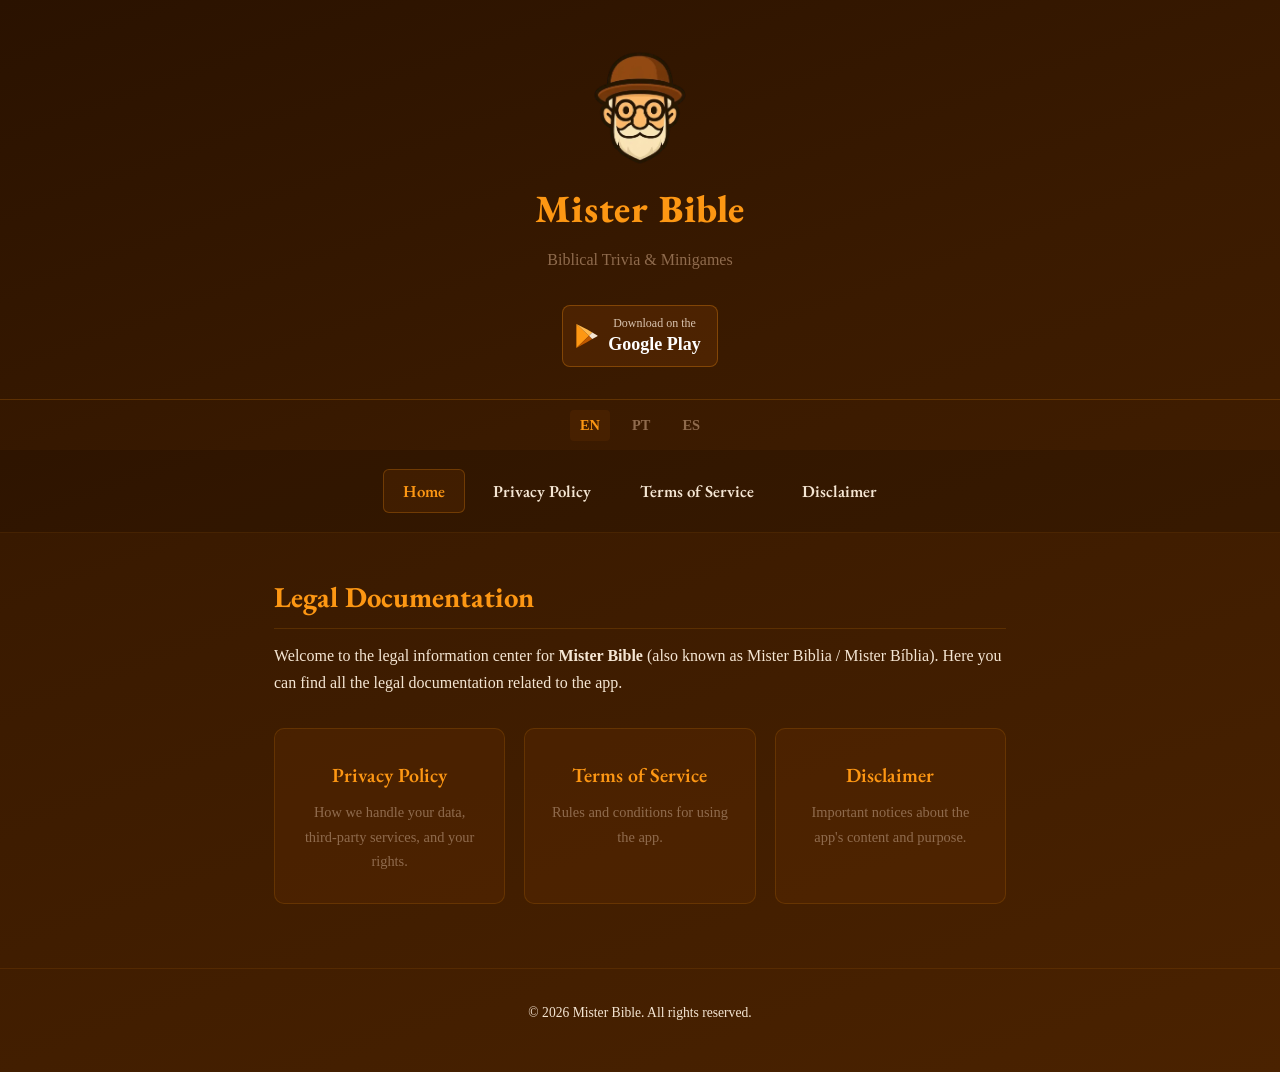
<file: index.html>
<!DOCTYPE html>
<html lang="en">

<head>
  <meta charset="UTF-8">
  <meta name="viewport" content="width=device-width, initial-scale=1.0">
  <title>Mister Bible — Legal Center</title>
  <link rel="stylesheet" href="style.css">
  <link rel="icon" href="assets/logo.webp">
</head>

<body>
  <header>
    <img src="assets/logo.webp" alt="Mister Bible">
    <h1>Mister Bible</h1>
    <p>Biblical Trivia &amp; Minigames</p>
    <!-- Google Play button -->
    <a href="https://play.google.com/store/apps/details?id=com.ldsoulza.misterbiblia" target="_blank"
      class="market-btn google-btn" role="button">
      <span class="market-button-subtitle">Download on the</span>
      <span class="market-button-title">Google Play</span>
    </a>
  </header>
  <div class="lang-switcher">
    <a href="index.html" class="active-lang">EN</a>
    <a href="pt/index.html">PT</a>
    <a href="es/index.html">ES</a>
  </div>
  <nav>
    <a href="index.html" class="active">Home</a>
    <a href="privacy-policy.html">Privacy Policy</a>
    <a href="terms-of-service.html">Terms of Service</a>
    <a href="disclaimer.html">Disclaimer</a>
  </nav>
  <main>
    <h2>Legal Documentation</h2>
    <p>Welcome to the legal information center for <strong>Mister Bible</strong> (also known as Mister Biblia / Mister
      Bíblia). Here you can find all the legal documentation related to the app.</p>

    <div class="card-grid">
      <a href="privacy-policy.html" class="card">
        <h3>Privacy Policy</h3>
        <p>How we handle your data, third-party services, and your rights.</p>
      </a>
      <a href="terms-of-service.html" class="card">
        <h3>Terms of Service</h3>
        <p>Rules and conditions for using the app.</p>
      </a>
      <a href="disclaimer.html" class="card">
        <h3>Disclaimer</h3>
        <p>Important notices about the app's content and purpose.</p>
      </a>
    </div>
  </main>
  <footer>
    <p>&copy; 2026 Mister Bible. All rights reserved.</p>
  </footer>
</body>

</html>
</file>
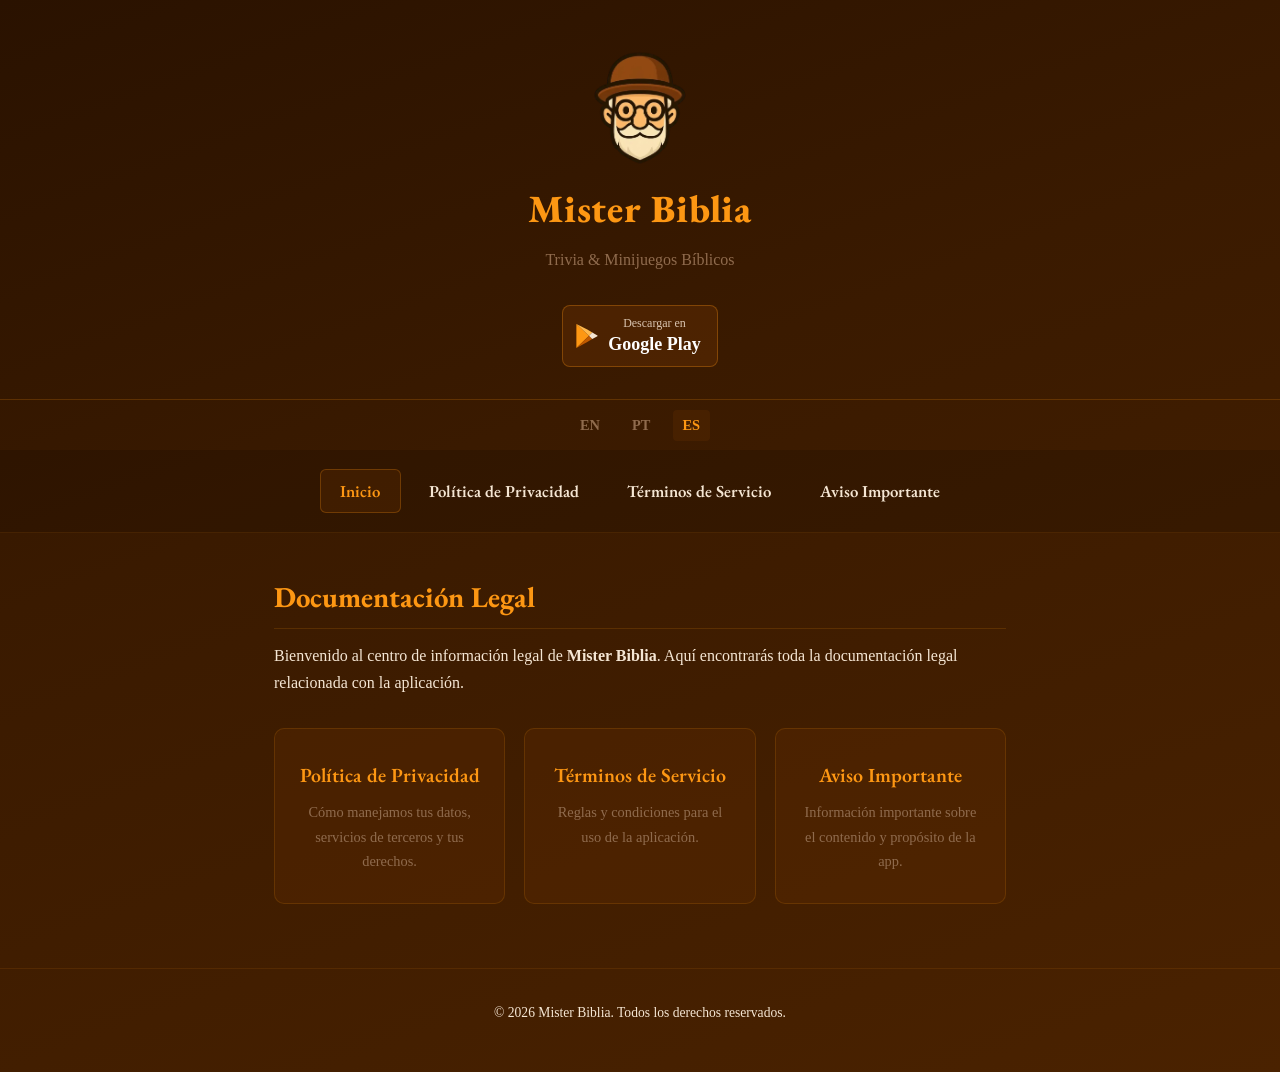
<file: es/index.html>
<!DOCTYPE html>
<html lang="es">

<head>
  <meta charset="UTF-8">
  <meta name="viewport" content="width=device-width, initial-scale=1.0">
  <title>Mister Biblia — Centro Legal</title>
  <link rel="stylesheet" href="../style.css">
  <link rel="icon" href="../assets/logo.webp">
</head>

<body>
  <header>
    <img src="../assets/logo.webp" alt="Mister Biblia">
    <h1>Mister Biblia</h1>
    <p>Trivia &amp; Minijuegos Bíblicos</p>
    <a href="https://play.google.com/store/apps/details?id=com.ldsoulza.misterbiblia" target="_blank"
      class="market-btn google-btn" role="button">
      <span class="market-button-subtitle">Descargar en</span>
      <span class="market-button-title">Google Play</span>
    </a>
  </header>
  <div class="lang-switcher">
    <a href="../index.html">EN</a>
    <a href="../pt/index.html">PT</a>
    <a href="index.html" class="active-lang">ES</a>
  </div>
  <nav>
    <a href="index.html" class="active">Inicio</a>
    <a href="privacy-policy.html">Política de Privacidad</a>
    <a href="terms-of-service.html">Términos de Servicio</a>
    <a href="disclaimer.html">Aviso Importante</a>
  </nav>
  <main>
    <h2>Documentación Legal</h2>
    <p>Bienvenido al centro de información legal de <strong>Mister Biblia</strong>. Aquí encontrarás toda la
      documentación legal relacionada con la aplicación.</p>

    <div class="card-grid">
      <a href="privacy-policy.html" class="card">
        <h3>Política de Privacidad</h3>
        <p>Cómo manejamos tus datos, servicios de terceros y tus derechos.</p>
      </a>
      <a href="terms-of-service.html" class="card">
        <h3>Términos de Servicio</h3>
        <p>Reglas y condiciones para el uso de la aplicación.</p>
      </a>
      <a href="disclaimer.html" class="card">
        <h3>Aviso Importante</h3>
        <p>Información importante sobre el contenido y propósito de la app.</p>
      </a>
    </div>
  </main>
  <footer>
    <p>&copy; 2026 Mister Biblia. Todos los derechos reservados.</p>
  </footer>
</body>

</html>
</file>
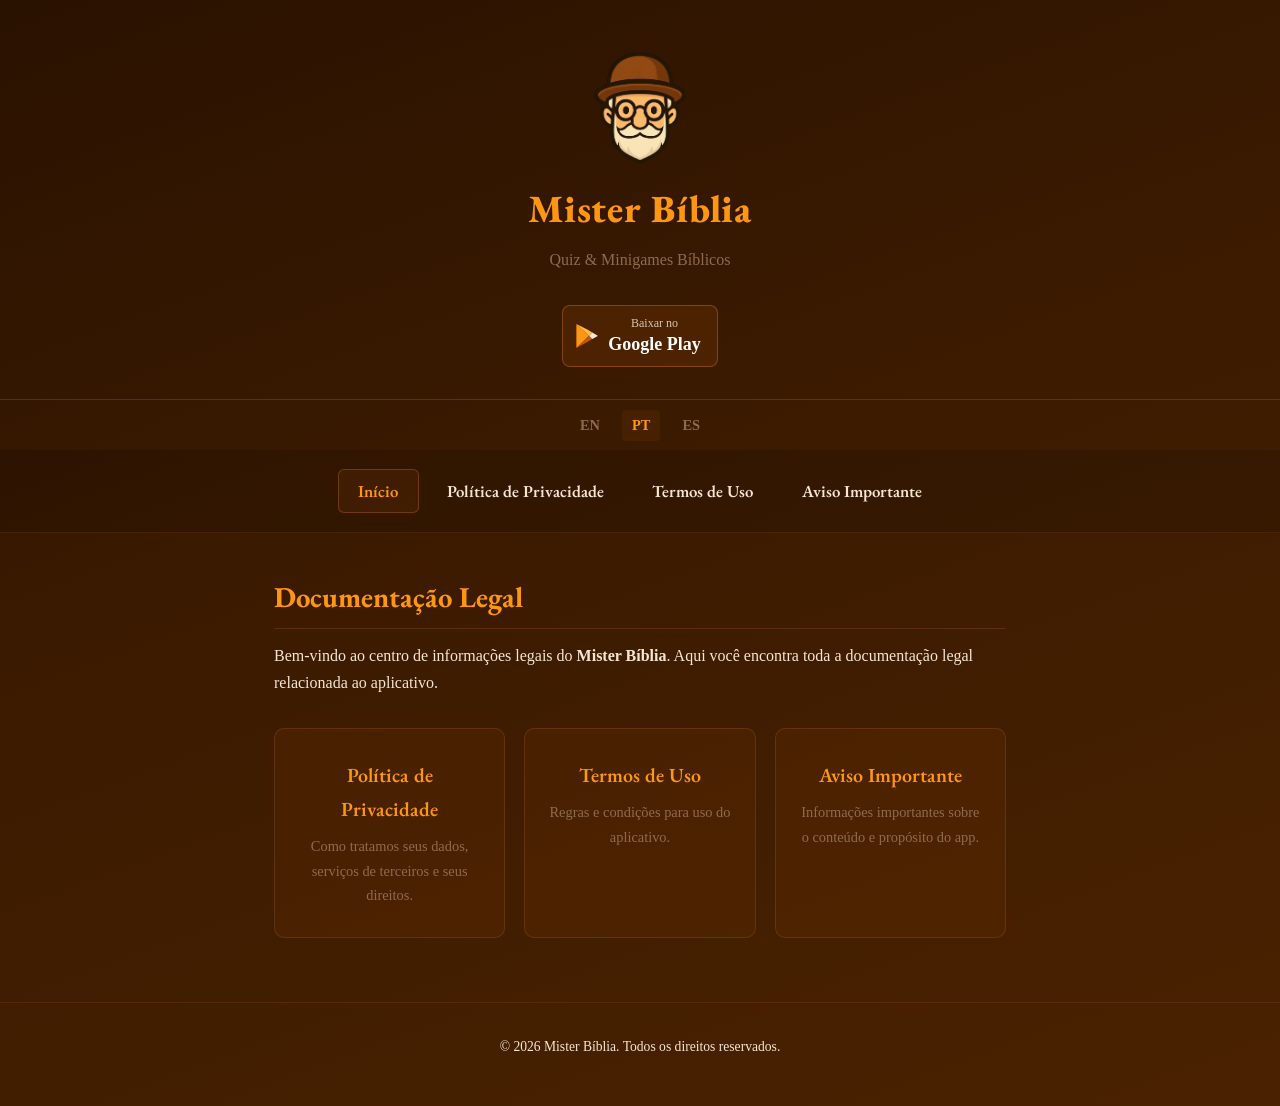
<file: pt/index.html>
<!DOCTYPE html>
<html lang="pt-BR">

<head>
  <meta charset="UTF-8">
  <meta name="viewport" content="width=device-width, initial-scale=1.0">
  <title>Mister Bíblia — Central Legal</title>
  <link rel="stylesheet" href="../style.css">
  <link rel="icon" href="../assets/logo.webp">
</head>

<body>
  <header>
    <img src="../assets/logo.webp" alt="Mister Bíblia">
    <h1>Mister Bíblia</h1>
    <p>Quiz &amp; Minigames Bíblicos</p>
    <a href="https://play.google.com/store/apps/details?id=com.ldsoulza.misterbiblia" target="_blank"
      class="market-btn google-btn" role="button">
      <span class="market-button-subtitle">Baixar no</span>
      <span class="market-button-title">Google Play</span>
    </a>
  </header>
  <div class="lang-switcher">
    <a href="../index.html">EN</a>
    <a href="index.html" class="active-lang">PT</a>
    <a href="../es/index.html">ES</a>
  </div>
  <nav>
    <a href="index.html" class="active">Início</a>
    <a href="privacy-policy.html">Política de Privacidade</a>
    <a href="terms-of-service.html">Termos de Uso</a>
    <a href="disclaimer.html">Aviso Importante</a>
  </nav>
  <main>
    <h2>Documentação Legal</h2>
    <p>Bem-vindo ao centro de informações legais do <strong>Mister Bíblia</strong>. Aqui você encontra toda a
      documentação legal relacionada ao aplicativo.</p>

    <div class="card-grid">
      <a href="privacy-policy.html" class="card">
        <h3>Política de Privacidade</h3>
        <p>Como tratamos seus dados, serviços de terceiros e seus direitos.</p>
      </a>
      <a href="terms-of-service.html" class="card">
        <h3>Termos de Uso</h3>
        <p>Regras e condições para uso do aplicativo.</p>
      </a>
      <a href="disclaimer.html" class="card">
        <h3>Aviso Importante</h3>
        <p>Informações importantes sobre o conteúdo e propósito do app.</p>
      </a>
    </div>
  </main>
  <footer>
    <p>&copy; 2026 Mister Bíblia. Todos os direitos reservados.</p>
  </footer>
</body>

</html>
</file>
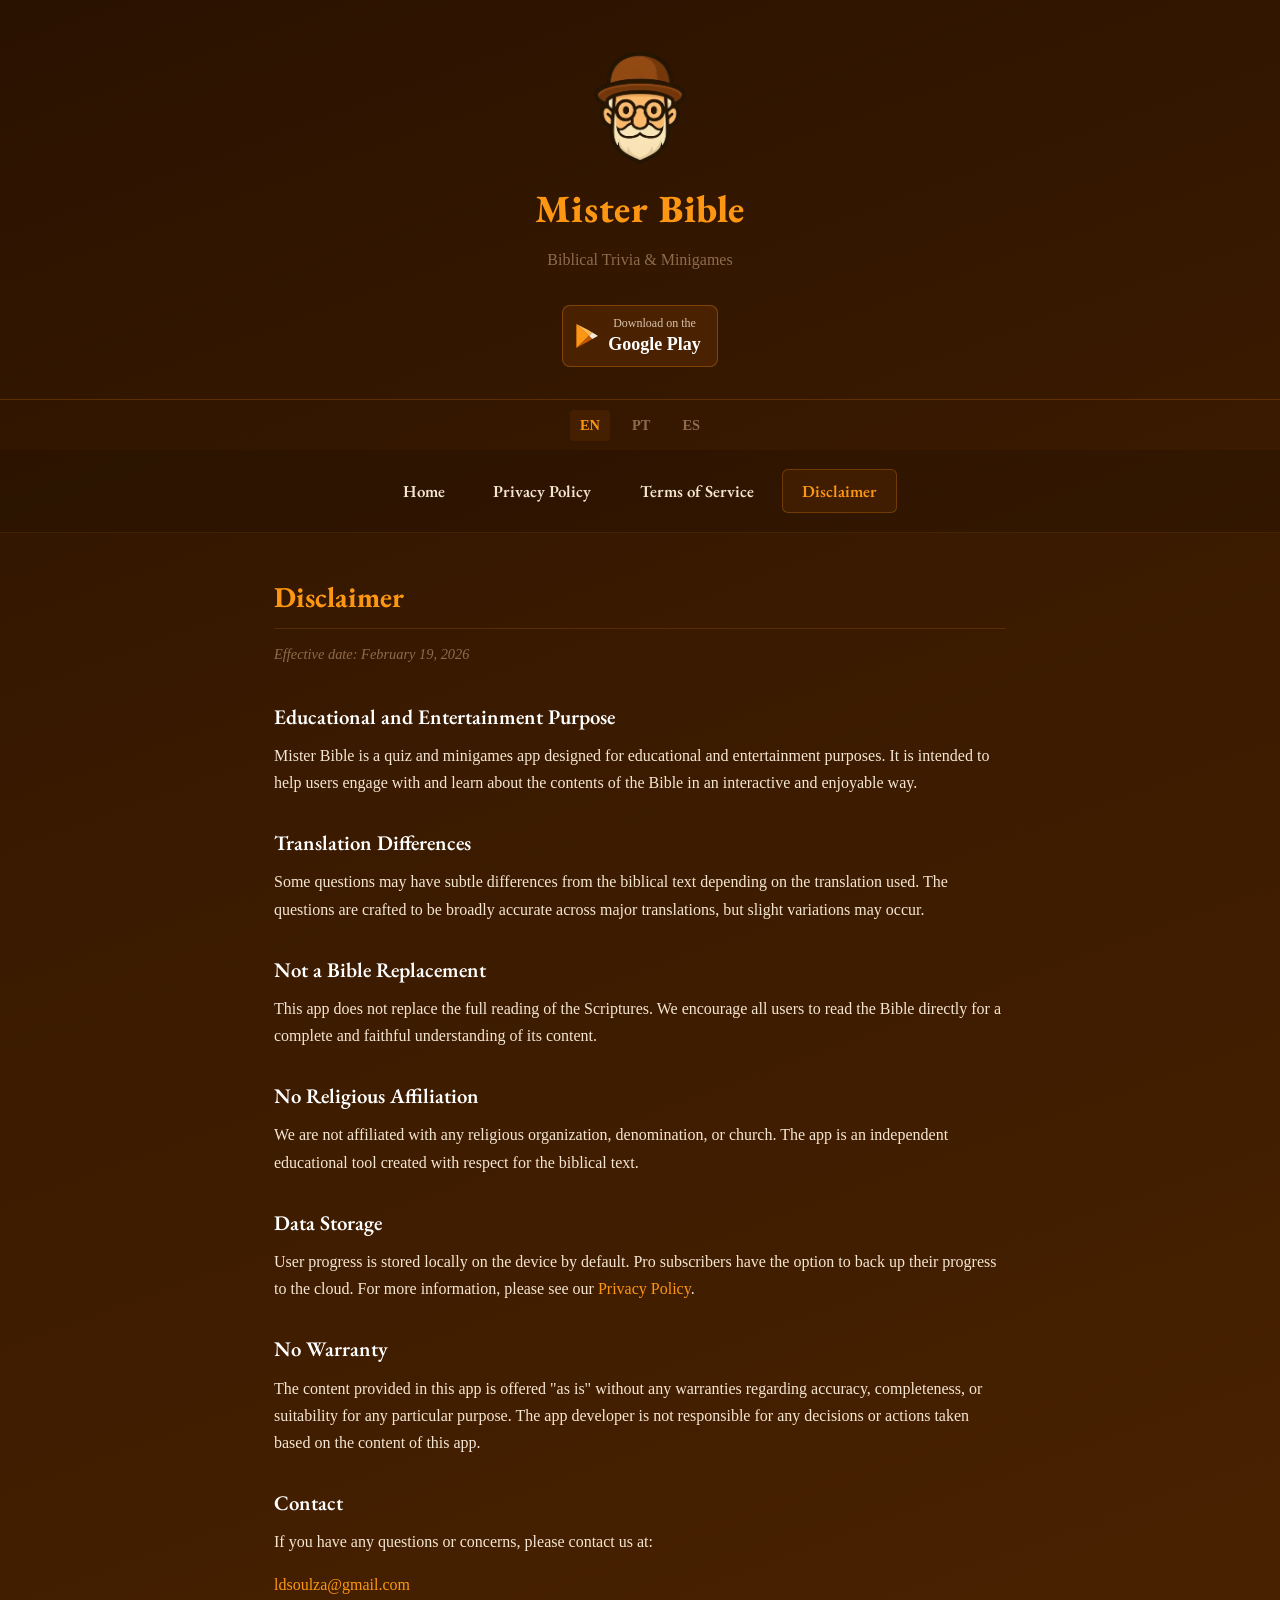
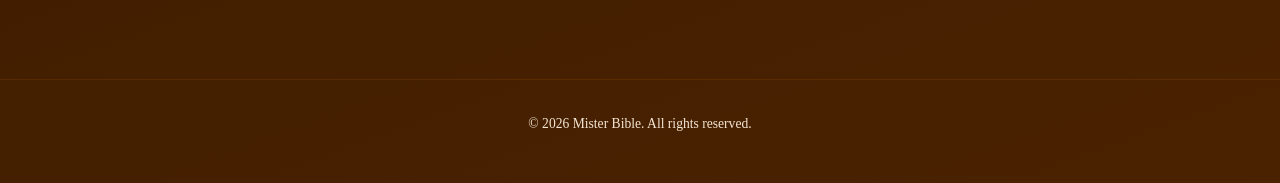
<file: disclaimer.html>
<!DOCTYPE html>
<html lang="en">

<head>
  <meta charset="UTF-8">
  <meta name="viewport" content="width=device-width, initial-scale=1.0">
  <title>Disclaimer — Mister Bible</title>
  <link rel="stylesheet" href="style.css">
  <link rel="icon" href="assets/logo.webp">
</head>

<body>
  <header>
    <img src="assets/logo.webp" alt="Mister Bible">
    <h1>Mister Bible</h1>
    <p>Biblical Trivia &amp; Minigames</p>
    <a href="https://play.google.com/store/apps/details?id=com.ldsoulza.misterbiblia" target="_blank"
      class="market-btn google-btn" role="button">
      <span class="market-button-subtitle">Download on the</span>
      <span class="market-button-title">Google Play</span>
    </a>
  </header>
  <div class="lang-switcher">
    <a href="disclaimer.html" class="active-lang">EN</a>
    <a href="pt/disclaimer.html">PT</a>
    <a href="es/disclaimer.html">ES</a>
  </div>
  <nav>
    <a href="index.html">Home</a>
    <a href="privacy-policy.html">Privacy Policy</a>
    <a href="terms-of-service.html">Terms of Service</a>
    <a href="disclaimer.html" class="active">Disclaimer</a>
  </nav>
  <main>
    <h2>Disclaimer</h2>
    <p class="effective-date">Effective date: February 19, 2026</p>

    <h3>Educational and Entertainment Purpose</h3>
    <p>Mister Bible is a quiz and minigames app designed for educational and entertainment purposes. It is intended to
      help users engage with and learn about the contents of the Bible in an interactive and enjoyable way.</p>

    <h3>Translation Differences</h3>
    <p>Some questions may have subtle differences from the biblical text depending on the translation used. The
      questions are crafted to be broadly accurate across major translations, but slight variations may occur.</p>

    <h3>Not a Bible Replacement</h3>
    <p>This app does not replace the full reading of the Scriptures. We encourage all users to read the Bible directly
      for a complete and faithful understanding of its content.</p>

    <h3>No Religious Affiliation</h3>
    <p>We are not affiliated with any religious organization, denomination, or church. The app is an independent
      educational tool created with respect for the biblical text.</p>

    <h3>Data Storage</h3>
    <p>User progress is stored locally on the device by default. Pro subscribers have the option to back up their
      progress to the cloud. For more information, please see our <a href="privacy-policy.html">Privacy Policy</a>.</p>

    <h3>No Warranty</h3>
    <p>The content provided in this app is offered "as is" without any warranties regarding accuracy, completeness, or
      suitability for any particular purpose. The app developer is not responsible for any decisions or actions taken
      based on the content of this app.</p>

    <h3>Contact</h3>
    <p>If you have any questions or concerns, please contact us at:</p>
    <p><a href="mailto:ldsoulza@gmail.com">ldsoulza@gmail.com</a></p>
  </main>
  <footer>
    <p>&copy; 2026 Mister Bible. All rights reserved.</p>
  </footer>
</body>

</html>
</file>
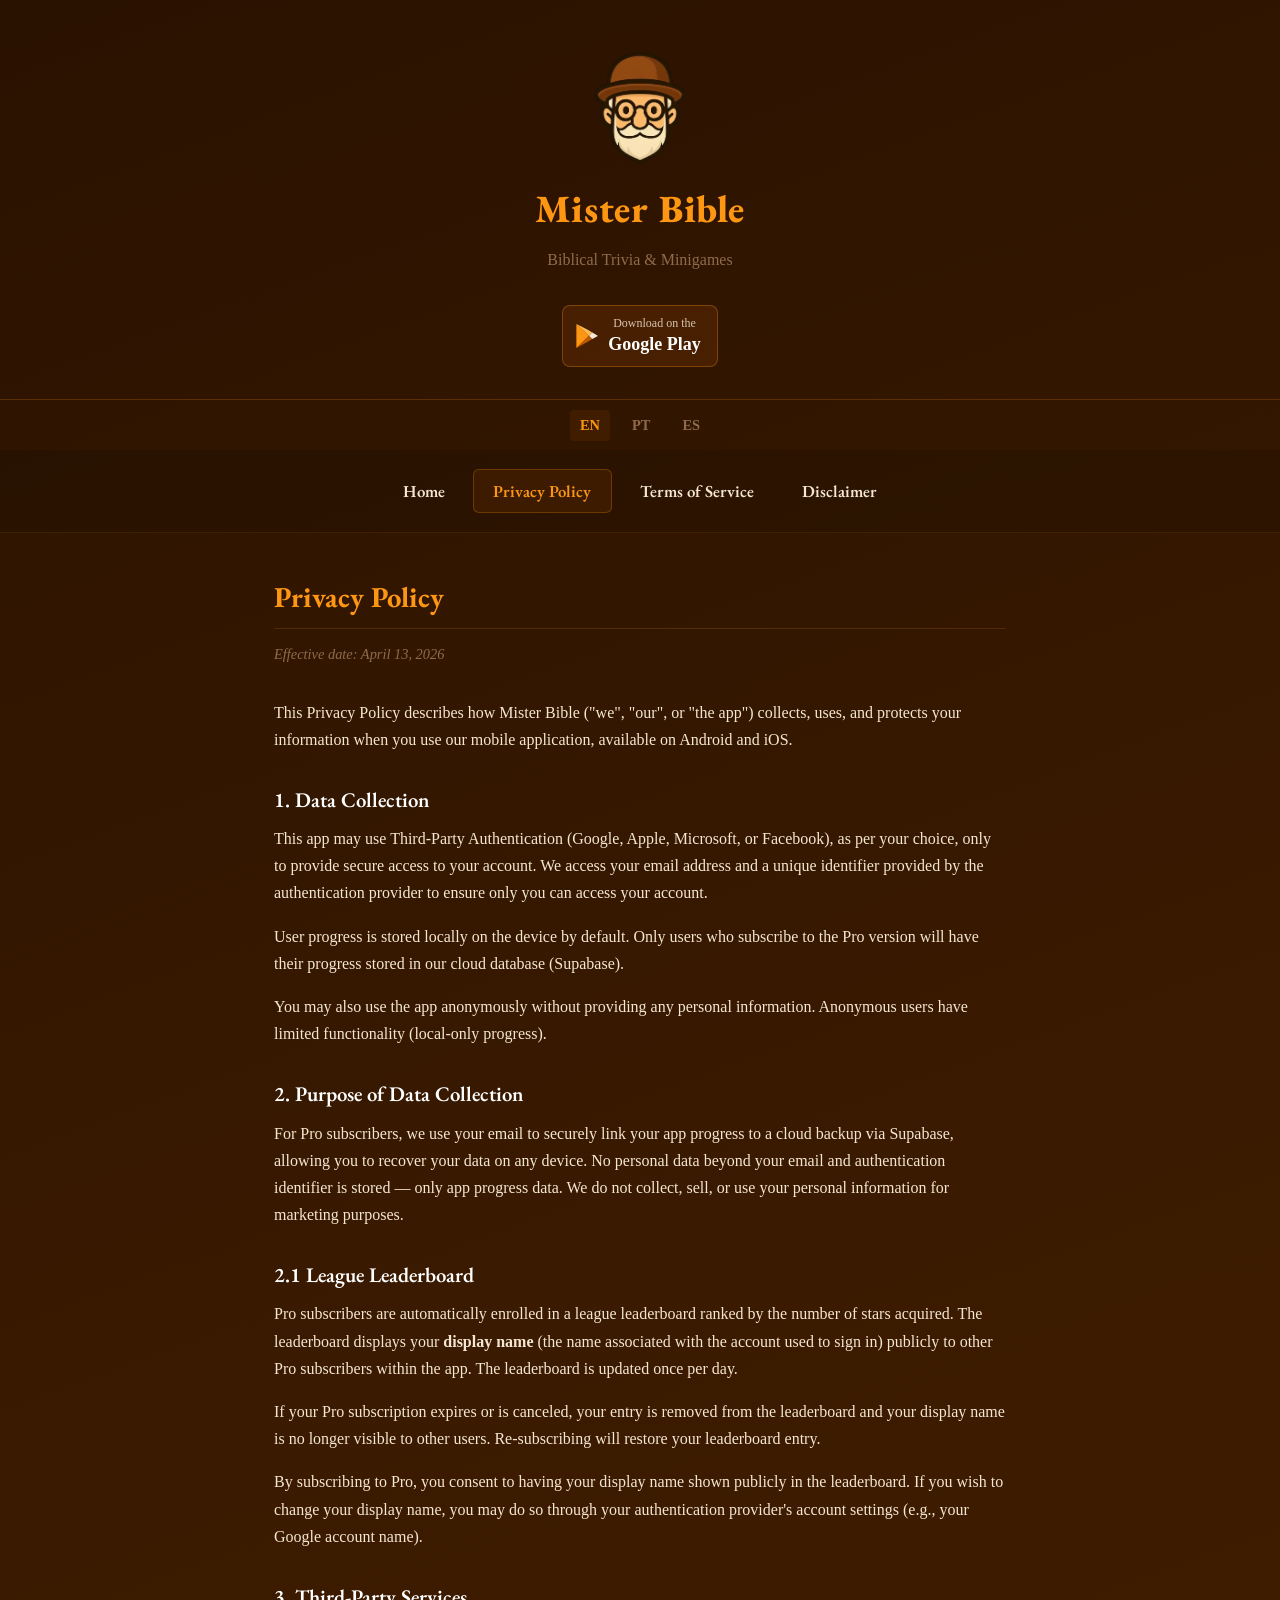
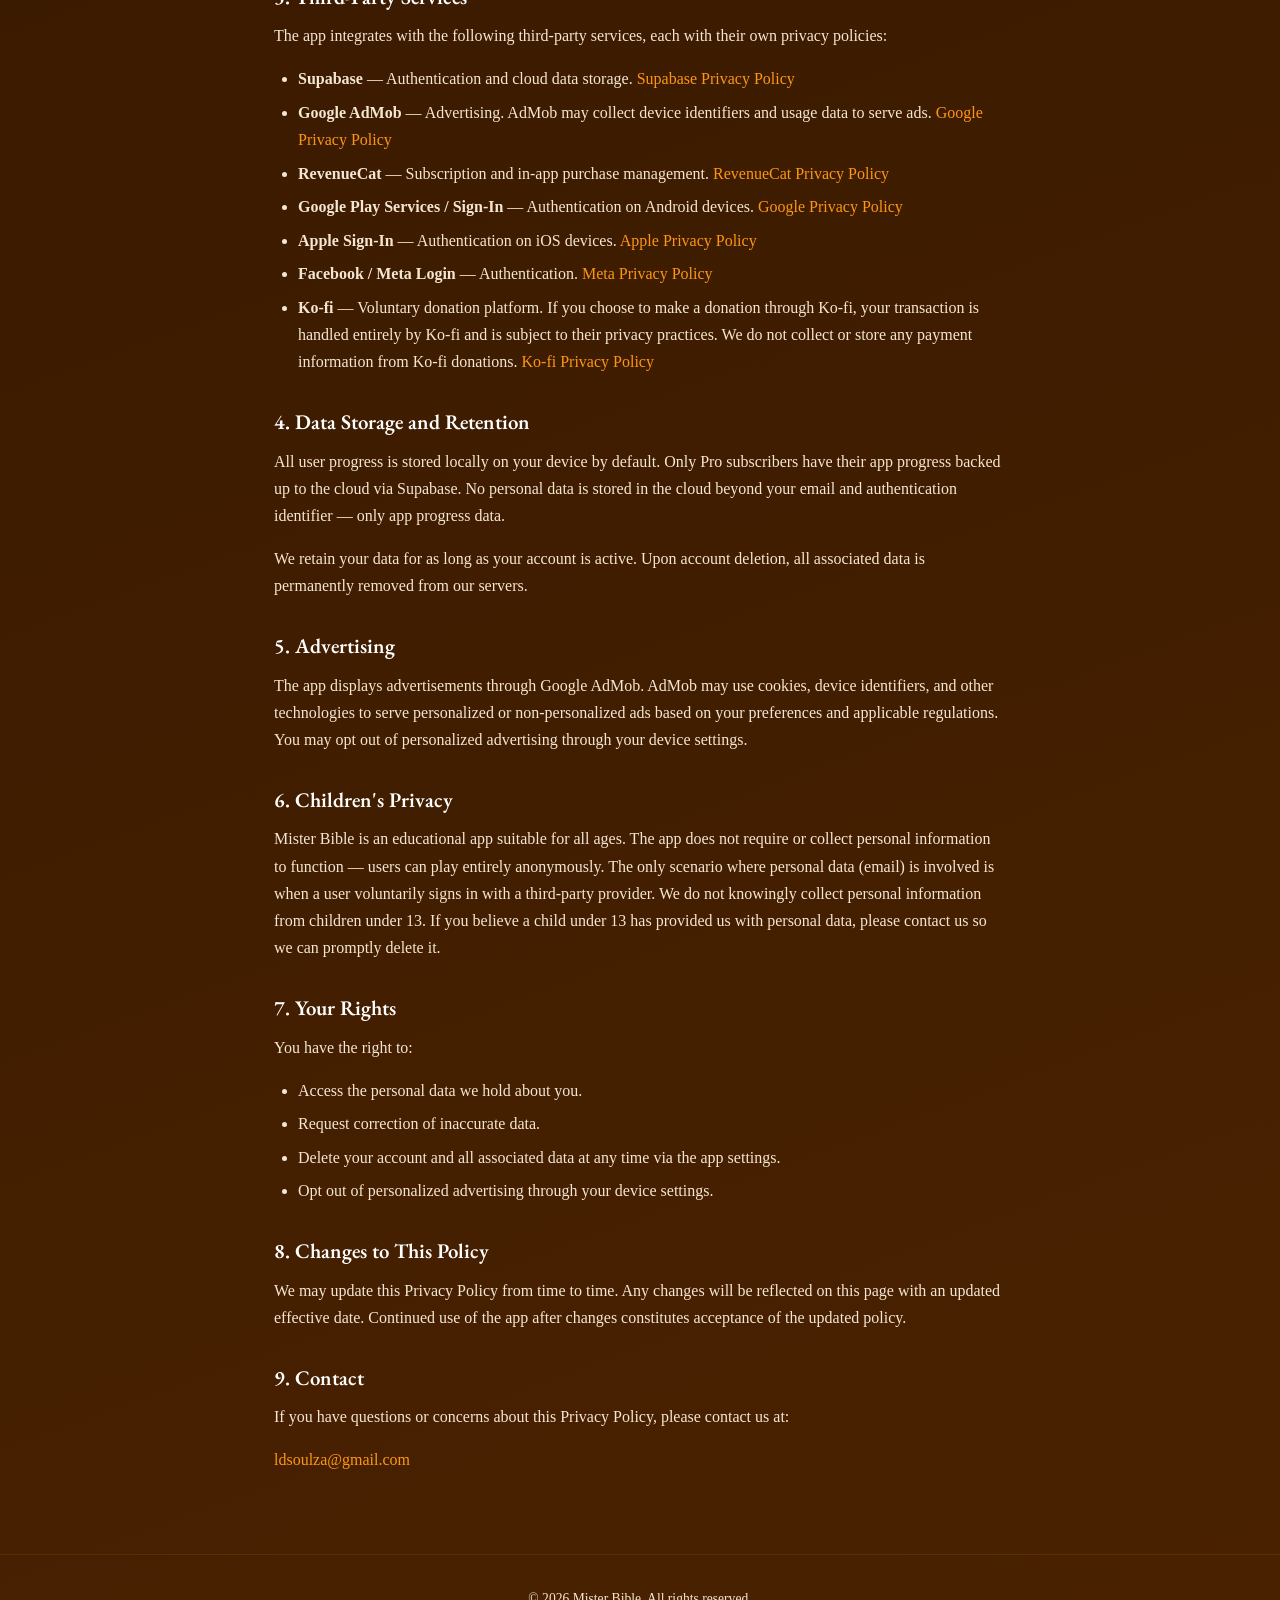
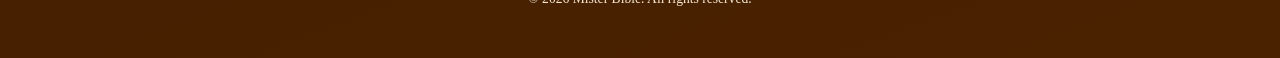
<file: privacy-policy.html>
<!DOCTYPE html>
<html lang="en">

<head>
  <meta charset="UTF-8">
  <meta name="viewport" content="width=device-width, initial-scale=1.0">
  <title>Privacy Policy — Mister Bible</title>
  <link rel="stylesheet" href="style.css">
  <link rel="icon" href="assets/logo.webp">
</head>

<body>
  <header>
    <img src="assets/logo.webp" alt="Mister Bible">
    <h1>Mister Bible</h1>
    <p>Biblical Trivia &amp; Minigames</p>
    <a href="https://play.google.com/store/apps/details?id=com.ldsoulza.misterbiblia" target="_blank"
      class="market-btn google-btn" role="button">
      <span class="market-button-subtitle">Download on the</span>
      <span class="market-button-title">Google Play</span>
    </a>
  </header>
  <div class="lang-switcher">
    <a href="privacy-policy.html" class="active-lang">EN</a>
    <a href="pt/privacy-policy.html">PT</a>
    <a href="es/privacy-policy.html">ES</a>
  </div>
  <nav>
    <a href="index.html">Home</a>
    <a href="privacy-policy.html" class="active">Privacy Policy</a>
    <a href="terms-of-service.html">Terms of Service</a>
    <a href="disclaimer.html">Disclaimer</a>
  </nav>
  <main>
    <h2>Privacy Policy</h2>
    <p class="effective-date">Effective date: April 13, 2026</p>

    <p>This Privacy Policy describes how Mister Bible ("we", "our", or "the app") collects, uses, and protects your
      information when you use our mobile application, available on Android and iOS.</p>

    <h3>1. Data Collection</h3>
    <p>This app may use Third-Party Authentication (Google, Apple, Microsoft, or Facebook), as per your choice, only to
      provide secure access to your account. We access your email address and a unique identifier provided by the
      authentication provider to ensure only you can access your account.</p>
    <p>User progress is stored locally on the device by default. Only users who subscribe to the Pro version will have
      their progress stored in our cloud database (Supabase).</p>
    <p>You may also use the app anonymously without providing any personal information. Anonymous users have limited
      functionality (local-only progress).</p>

    <h3>2. Purpose of Data Collection</h3>
    <p>For Pro subscribers, we use your email to securely link your app progress to a cloud backup via Supabase,
      allowing you to recover your data on any device. No personal data beyond your email and authentication identifier
      is stored — only app progress data. We do not collect, sell, or use your personal information for marketing
      purposes.</p>

    <h3>2.1 League Leaderboard</h3>
    <p>Pro subscribers are automatically enrolled in a league leaderboard ranked by the number of stars acquired. The
      leaderboard displays your <strong>display name</strong> (the name associated with the account used to sign in)
      publicly to other Pro subscribers within the app. The leaderboard is updated once per day.</p>
    <p>If your Pro subscription expires or is canceled, your entry is removed from the leaderboard and your display name
      is no longer visible to other users. Re-subscribing will restore your leaderboard entry.</p>
    <p>By subscribing to Pro, you consent to having your display name shown publicly in the leaderboard. If you wish to
      change your display name, you may do so through your authentication provider's account settings (e.g., your Google
      account name).</p>

    <h3>3. Third-Party Services</h3>
    <p>The app integrates with the following third-party services, each with their own privacy policies:</p>
    <ul>
      <li><strong>Supabase</strong> — Authentication and cloud data storage. <a href="https://supabase.com/privacy"
          target="_blank" rel="noopener">Supabase Privacy Policy</a></li>
      <li><strong>Google AdMob</strong> — Advertising. AdMob may collect device identifiers and usage data to serve ads.
        <a href="https://policies.google.com/privacy" target="_blank" rel="noopener">Google Privacy Policy</a>
      </li>
      <li><strong>RevenueCat</strong> — Subscription and in-app purchase management. <a
          href="https://www.revenuecat.com/privacy" target="_blank" rel="noopener">RevenueCat Privacy Policy</a></li>
      <li><strong>Google Play Services / Sign-In</strong> — Authentication on Android devices. <a
          href="https://policies.google.com/privacy" target="_blank" rel="noopener">Google Privacy Policy</a></li>
      <li><strong>Apple Sign-In</strong> — Authentication on iOS devices. <a href="https://www.apple.com/legal/privacy/"
          target="_blank" rel="noopener">Apple Privacy Policy</a></li>
      <li><strong>Facebook / Meta Login</strong> — Authentication. <a href="https://www.facebook.com/privacy/policy/"
          target="_blank" rel="noopener">Meta Privacy Policy</a></li>
      <li><strong>Ko-fi</strong> — Voluntary donation platform. If you choose to make a donation through Ko-fi, your
        transaction is handled entirely by Ko-fi and is subject to their privacy practices. We do not collect or store
        any payment information from Ko-fi donations. <a href="https://more.ko-fi.com/privacy" target="_blank"
          rel="noopener">Ko-fi Privacy Policy</a></li>
    </ul>

    <h3>4. Data Storage and Retention</h3>
    <p>All user progress is stored locally on your device by default. Only Pro subscribers have their app progress
      backed up to the cloud via Supabase. No personal data is stored in the cloud beyond your email and authentication
      identifier — only app progress data.</p>
    <p>We retain your data for as long as your account is active. Upon account deletion, all associated data is
      permanently removed from our servers.</p>

    <h3>5. Advertising</h3>
    <p>The app displays advertisements through Google AdMob. AdMob may use cookies, device identifiers, and other
      technologies to serve personalized or non-personalized ads based on your preferences and applicable regulations.
      You may opt out of personalized advertising through your device settings.</p>

    <h3>6. Children's Privacy</h3>
    <p>Mister Bible is an educational app suitable for all ages. The app does not require or collect personal
      information to function — users can play entirely anonymously. The only scenario where personal data (email) is
      involved is when a user voluntarily signs in with a third-party provider. We do not knowingly collect personal
      information from children under 13. If you believe a child under 13 has provided us with personal data, please
      contact us so we can promptly delete it.</p>

    <h3>7. Your Rights</h3>
    <p>You have the right to:</p>
    <ul>
      <li>Access the personal data we hold about you.</li>
      <li>Request correction of inaccurate data.</li>
      <li>Delete your account and all associated data at any time via the app settings.</li>
      <li>Opt out of personalized advertising through your device settings.</li>
    </ul>

    <h3>8. Changes to This Policy</h3>
    <p>We may update this Privacy Policy from time to time. Any changes will be reflected on this page with an updated
      effective date. Continued use of the app after changes constitutes acceptance of the updated policy.</p>

    <h3>9. Contact</h3>
    <p>If you have questions or concerns about this Privacy Policy, please contact us at:</p>
    <p><a href="mailto:ldsoulza@gmail.com">ldsoulza@gmail.com</a></p>
  </main>
  <footer>
    <p>&copy; 2026 Mister Bible. All rights reserved.</p>
  </footer>
</body>

</html>
</file>
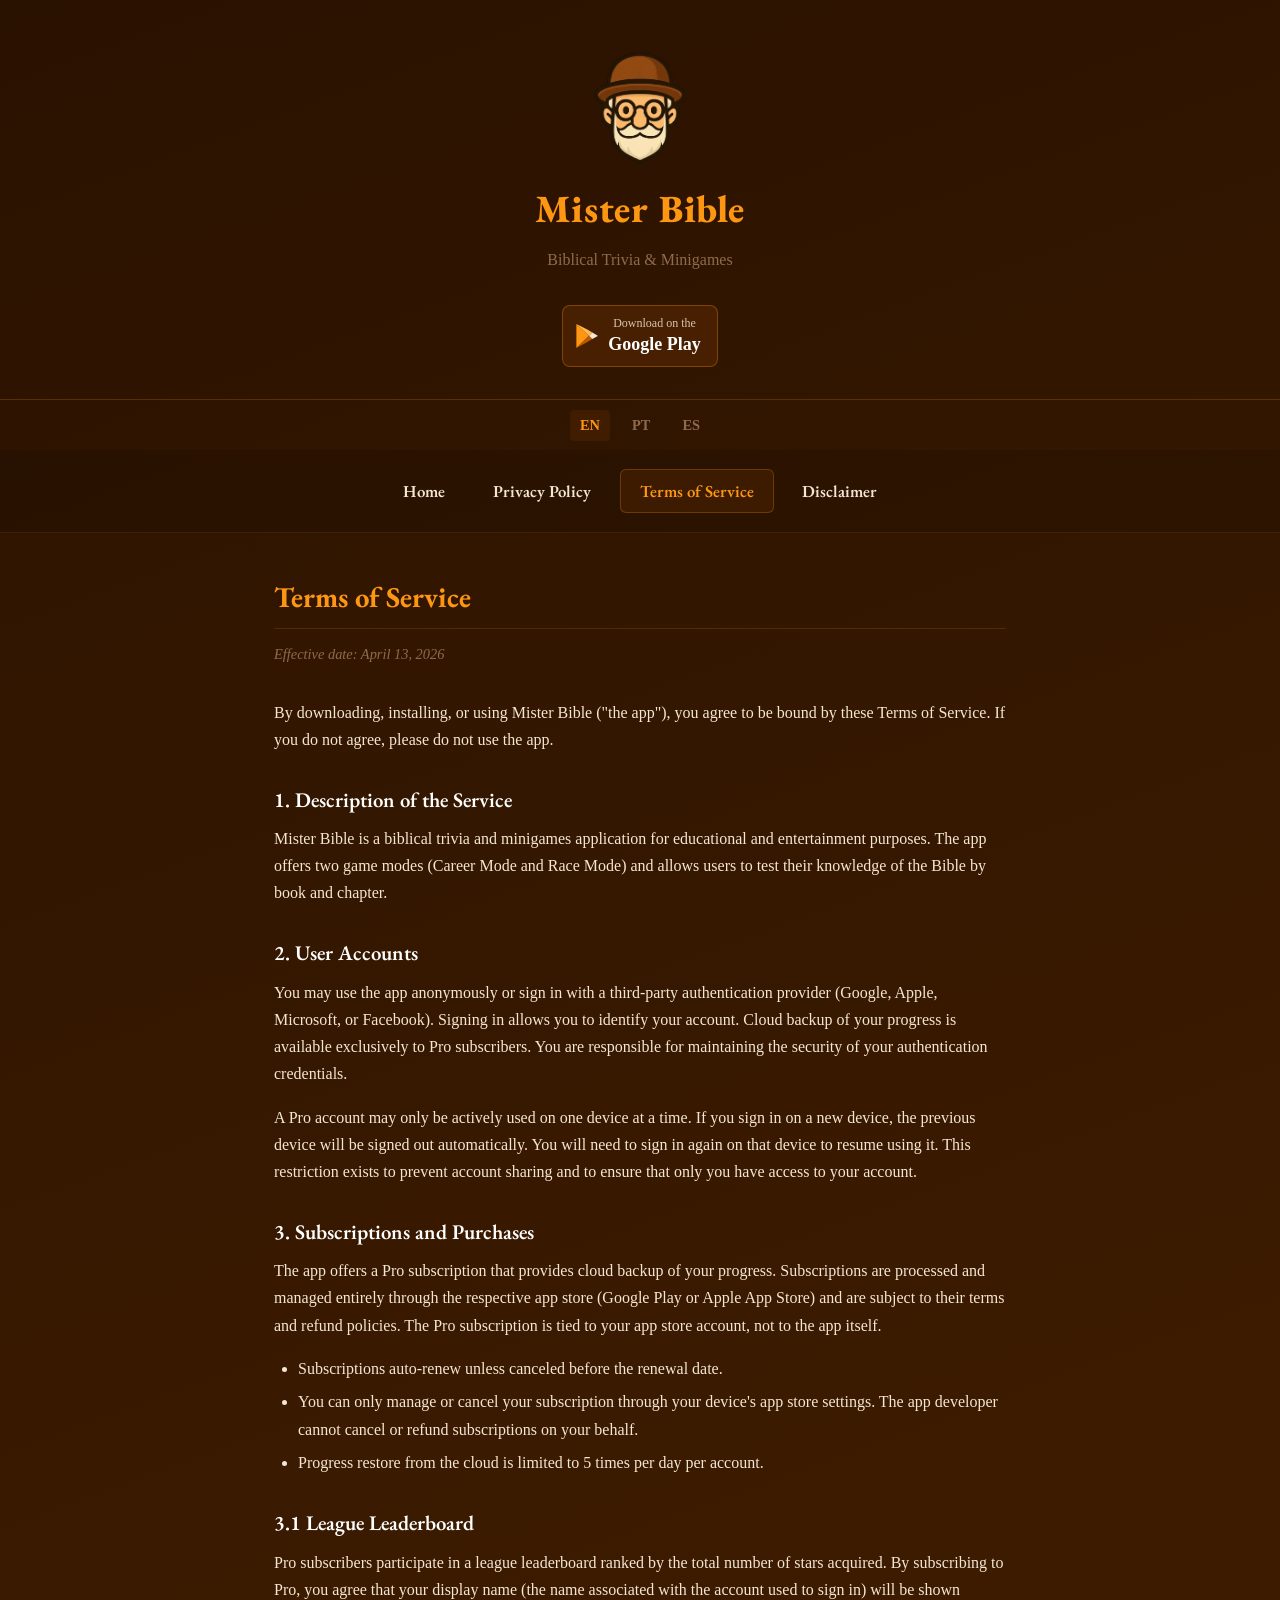
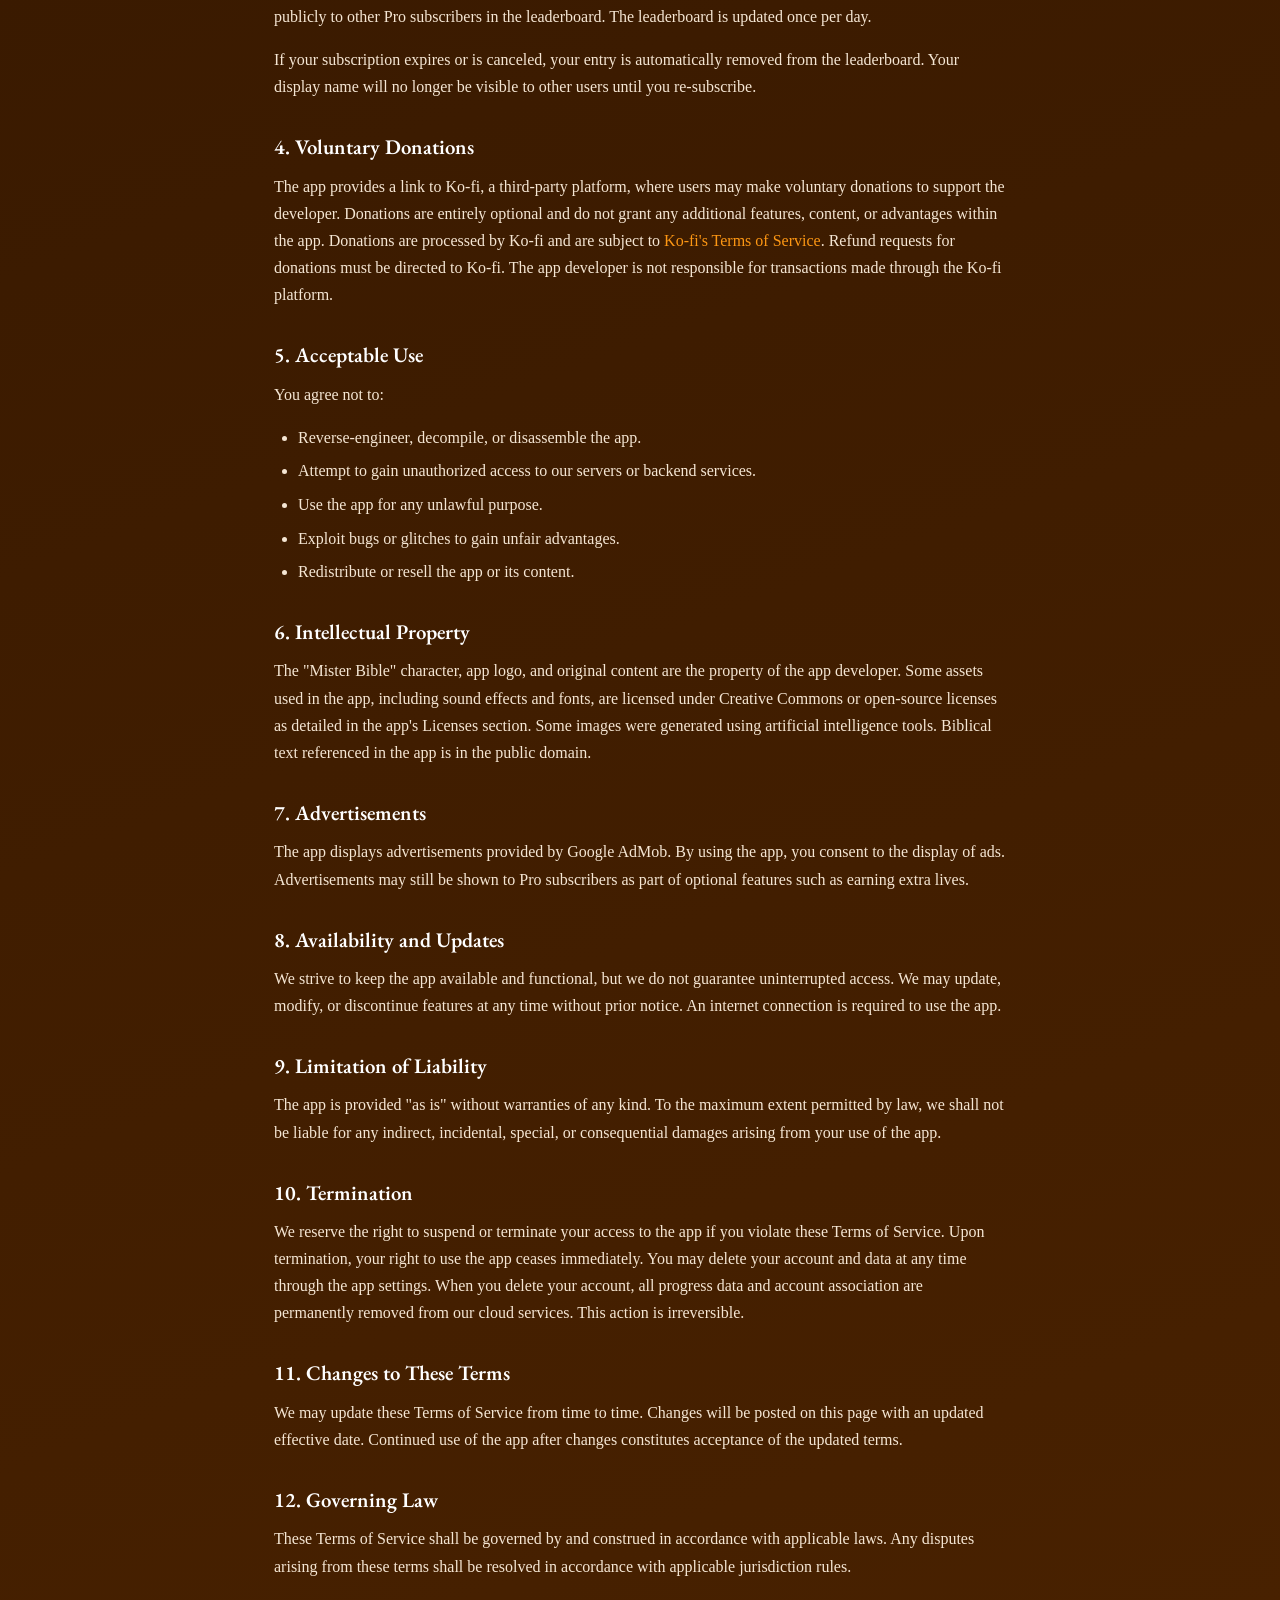
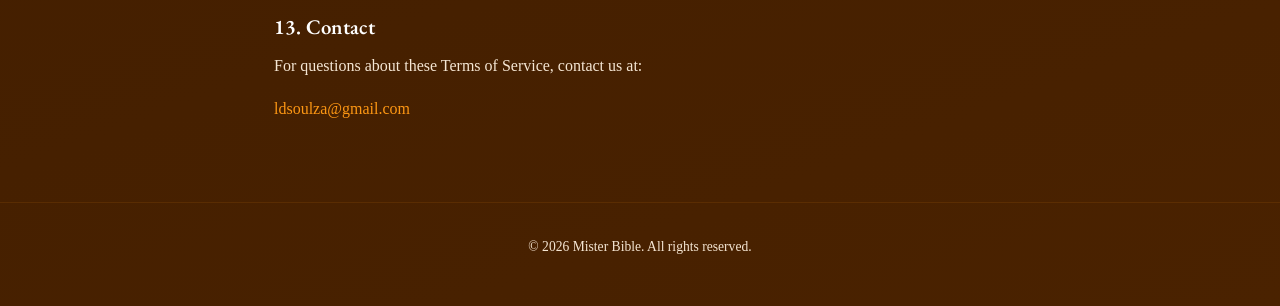
<file: terms-of-service.html>
<!DOCTYPE html>
<html lang="en">

<head>
  <meta charset="UTF-8">
  <meta name="viewport" content="width=device-width, initial-scale=1.0">
  <title>Terms of Service — Mister Bible</title>
  <link rel="stylesheet" href="style.css">
  <link rel="icon" href="assets/logo.webp">
</head>

<body>
  <header>
    <img src="assets/logo.webp" alt="Mister Bible">
    <h1>Mister Bible</h1>
    <p>Biblical Trivia &amp; Minigames</p>
    <a href="https://play.google.com/store/apps/details?id=com.ldsoulza.misterbiblia" target="_blank"
      class="market-btn google-btn" role="button">
      <span class="market-button-subtitle">Download on the</span>
      <span class="market-button-title">Google Play</span>
    </a>
  </header>
  <div class="lang-switcher">
    <a href="terms-of-service.html" class="active-lang">EN</a>
    <a href="pt/terms-of-service.html">PT</a>
    <a href="es/terms-of-service.html">ES</a>
  </div>
  <nav>
    <a href="index.html">Home</a>
    <a href="privacy-policy.html">Privacy Policy</a>
    <a href="terms-of-service.html" class="active">Terms of Service</a>
    <a href="disclaimer.html">Disclaimer</a>
  </nav>
  <main>
    <h2>Terms of Service</h2>
    <p class="effective-date">Effective date: April 13, 2026</p>

    <p>By downloading, installing, or using Mister Bible ("the app"), you agree to be bound by these Terms of Service.
      If you do not agree, please do not use the app.</p>

    <h3>1. Description of the Service</h3>
    <p>Mister Bible is a biblical trivia and minigames application for educational and entertainment purposes. The app
      offers two game modes (Career Mode and Race Mode) and allows users to test their knowledge of the Bible by book
      and chapter.</p>

    <h3>2. User Accounts</h3>
    <p>You may use the app anonymously or sign in with a third-party authentication provider (Google, Apple, Microsoft,
      or Facebook). Signing in allows you to identify your account. Cloud backup of your progress is available
      exclusively to Pro subscribers. You are responsible for maintaining the security of your authentication
      credentials.</p>
    <p>A Pro account may only be actively used on one device at a time. If you sign in on a new device, the previous
      device will be signed out automatically. You will need to sign in again on that device to resume using it. This
      restriction exists to prevent account sharing and to ensure that only you have access to your account.</p>

    <h3>3. Subscriptions and Purchases</h3>
    <p>The app offers a Pro subscription that provides cloud backup of your progress. Subscriptions are processed and
      managed entirely through the respective app store (Google Play or Apple App Store) and are subject to their terms
      and refund policies. The Pro subscription is tied to your app store account, not to the app itself.</p>
    <ul>
      <li>Subscriptions auto-renew unless canceled before the renewal date.</li>
      <li>You can only manage or cancel your subscription through your device's app store settings. The app developer
        cannot cancel or refund subscriptions on your behalf.</li>
      <li>Progress restore from the cloud is limited to 5 times per day per account.</li>
    </ul>

    <h3>3.1 League Leaderboard</h3>
    <p>Pro subscribers participate in a league leaderboard ranked by the total number of stars acquired. By subscribing
      to Pro, you agree that your display name (the name associated with the account used to sign in) will be shown
      publicly to other Pro subscribers in the leaderboard. The leaderboard is updated once per day.</p>
    <p>If your subscription expires or is canceled, your entry is automatically removed from the leaderboard. Your
      display name will no longer be visible to other users until you re-subscribe.</p>

    <h3>4. Voluntary Donations</h3>
    <p>The app provides a link to Ko-fi, a third-party platform, where users may make voluntary donations to support
      the developer. Donations are entirely optional and do not grant any additional features, content, or advantages
      within the app. Donations are processed by Ko-fi and are subject to <a href="https://ko-fi.com/home/terms"
        target="_blank" rel="noopener">Ko-fi's Terms of Service</a>. Refund requests for donations must be directed to
      Ko-fi. The app developer is not responsible for transactions made through the Ko-fi platform.</p>

    <h3>5. Acceptable Use</h3>
    <p>You agree not to:</p>
    <ul>
      <li>Reverse-engineer, decompile, or disassemble the app.</li>
      <li>Attempt to gain unauthorized access to our servers or backend services.</li>
      <li>Use the app for any unlawful purpose.</li>
      <li>Exploit bugs or glitches to gain unfair advantages.</li>
      <li>Redistribute or resell the app or its content.</li>
    </ul>

    <h3>6. Intellectual Property</h3>
    <p>The "Mister Bible" character, app logo, and original content are the property of the app developer. Some assets
      used in the app, including sound effects and fonts, are licensed under Creative Commons or open-source licenses as
      detailed in the app's Licenses section. Some images were generated using artificial intelligence tools. Biblical
      text referenced in the app is in the public domain.</p>

    <h3>7. Advertisements</h3>
    <p>The app displays advertisements provided by Google AdMob. By using the app, you consent to the display of ads.
      Advertisements may still be shown to Pro subscribers as part of optional features such as earning extra lives.</p>

    <h3>8. Availability and Updates</h3>
    <p>We strive to keep the app available and functional, but we do not guarantee uninterrupted access. We may update,
      modify, or discontinue features at any time without prior notice. An internet connection is required to use the
      app.</p>

    <h3>9. Limitation of Liability</h3>
    <p>The app is provided "as is" without warranties of any kind. To the maximum extent permitted by law, we shall not
      be liable for any indirect, incidental, special, or consequential damages arising from your use of the app.</p>

    <h3>10. Termination</h3>
    <p>We reserve the right to suspend or terminate your access to the app if you violate these Terms of Service. Upon
      termination, your right to use the app ceases immediately. You may delete your account and data at any time
      through the app settings. When you delete your account, all progress data and account association are permanently
      removed from our cloud services. This action is irreversible.</p>

    <h3>11. Changes to These Terms</h3>
    <p>We may update these Terms of Service from time to time. Changes will be posted on this page with an updated
      effective date. Continued use of the app after changes constitutes acceptance of the updated terms.</p>

    <h3>12. Governing Law</h3>
    <p>These Terms of Service shall be governed by and construed in accordance with applicable laws. Any disputes
      arising from these terms shall be resolved in accordance with applicable jurisdiction rules.</p>

    <h3>13. Contact</h3>
    <p>For questions about these Terms of Service, contact us at:</p>
    <p><a href="mailto:ldsoulza@gmail.com">ldsoulza@gmail.com</a></p>
  </main>
  <footer>
    <p>&copy; 2026 Mister Bible. All rights reserved.</p>
  </footer>
</body>

</html>
</file>
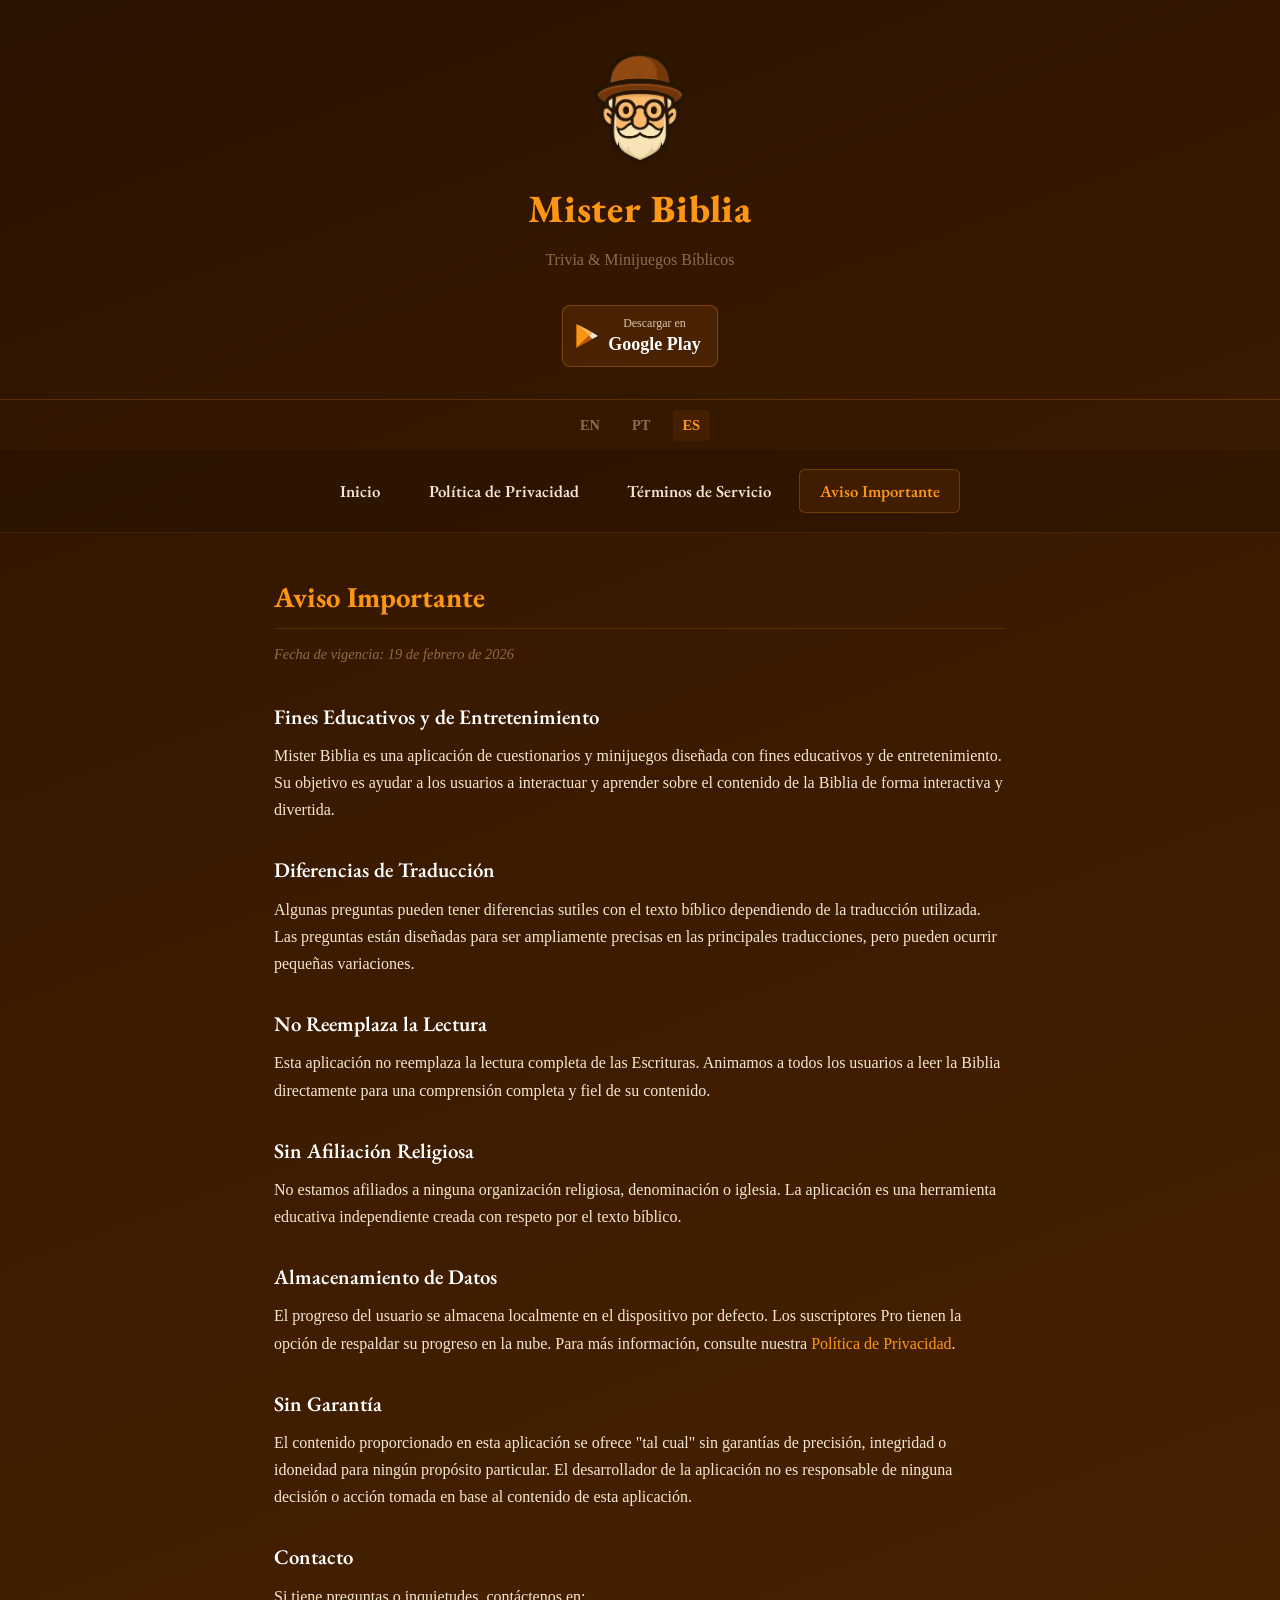
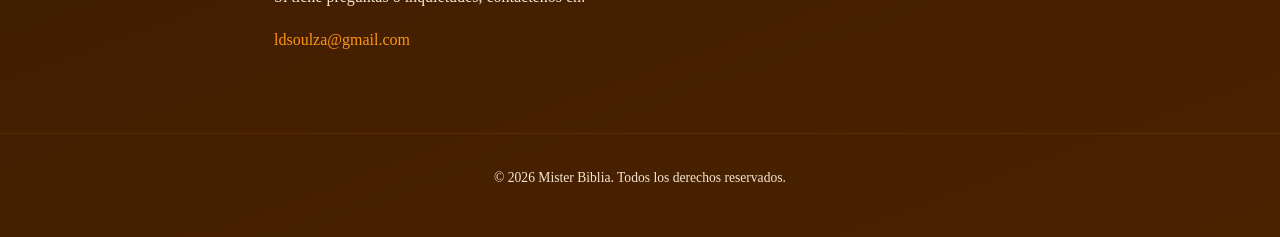
<file: es/disclaimer.html>
<!DOCTYPE html>
<html lang="es">

<head>
  <meta charset="UTF-8">
  <meta name="viewport" content="width=device-width, initial-scale=1.0">
  <title>Aviso Importante — Mister Biblia</title>
  <link rel="stylesheet" href="../style.css">
  <link rel="icon" href="../assets/logo.webp">
</head>

<body>
  <header>
    <img src="../assets/logo.webp" alt="Mister Biblia">
    <h1>Mister Biblia</h1>
    <p>Trivia &amp; Minijuegos Bíblicos</p>
    <a href="https://play.google.com/store/apps/details?id=com.ldsoulza.misterbiblia" target="_blank"
      class="market-btn google-btn" role="button">
      <span class="market-button-subtitle">Descargar en</span>
      <span class="market-button-title">Google Play</span>
    </a>
  </header>
  <div class="lang-switcher">
    <a href="../disclaimer.html">EN</a>
    <a href="../pt/disclaimer.html">PT</a>
    <a href="disclaimer.html" class="active-lang">ES</a>
  </div>
  <nav>
    <a href="index.html">Inicio</a>
    <a href="privacy-policy.html">Política de Privacidad</a>
    <a href="terms-of-service.html">Términos de Servicio</a>
    <a href="disclaimer.html" class="active">Aviso Importante</a>
  </nav>
  <main>
    <h2>Aviso Importante</h2>
    <p class="effective-date">Fecha de vigencia: 19 de febrero de 2026</p>

    <h3>Fines Educativos y de Entretenimiento</h3>
    <p>Mister Biblia es una aplicación de cuestionarios y minijuegos diseñada con fines educativos y de entretenimiento.
      Su objetivo es ayudar a los usuarios a interactuar y aprender sobre el contenido de la Biblia de forma interactiva
      y divertida.</p>

    <h3>Diferencias de Traducción</h3>
    <p>Algunas preguntas pueden tener diferencias sutiles con el texto bíblico dependiendo de la traducción utilizada.
      Las preguntas están diseñadas para ser ampliamente precisas en las principales traducciones, pero pueden ocurrir
      pequeñas variaciones.</p>

    <h3>No Reemplaza la Lectura</h3>
    <p>Esta aplicación no reemplaza la lectura completa de las Escrituras. Animamos a todos los usuarios a leer la
      Biblia directamente para una comprensión completa y fiel de su contenido.</p>

    <h3>Sin Afiliación Religiosa</h3>
    <p>No estamos afiliados a ninguna organización religiosa, denominación o iglesia. La aplicación es una herramienta
      educativa independiente creada con respeto por el texto bíblico.</p>

    <h3>Almacenamiento de Datos</h3>
    <p>El progreso del usuario se almacena localmente en el dispositivo por defecto. Los suscriptores Pro tienen la
      opción de respaldar su progreso en la nube. Para más información, consulte nuestra <a
        href="privacy-policy.html">Política de Privacidad</a>.</p>

    <h3>Sin Garantía</h3>
    <p>El contenido proporcionado en esta aplicación se ofrece "tal cual" sin garantías de precisión, integridad o
      idoneidad para ningún propósito particular. El desarrollador de la aplicación no es responsable de ninguna
      decisión o acción tomada en base al contenido de esta aplicación.</p>

    <h3>Contacto</h3>
    <p>Si tiene preguntas o inquietudes, contáctenos en:</p>
    <p><a href="mailto:ldsoulza@gmail.com">ldsoulza@gmail.com</a></p>
  </main>
  <footer>
    <p>&copy; 2026 Mister Biblia. Todos los derechos reservados.</p>
  </footer>
</body>

</html>
</file>
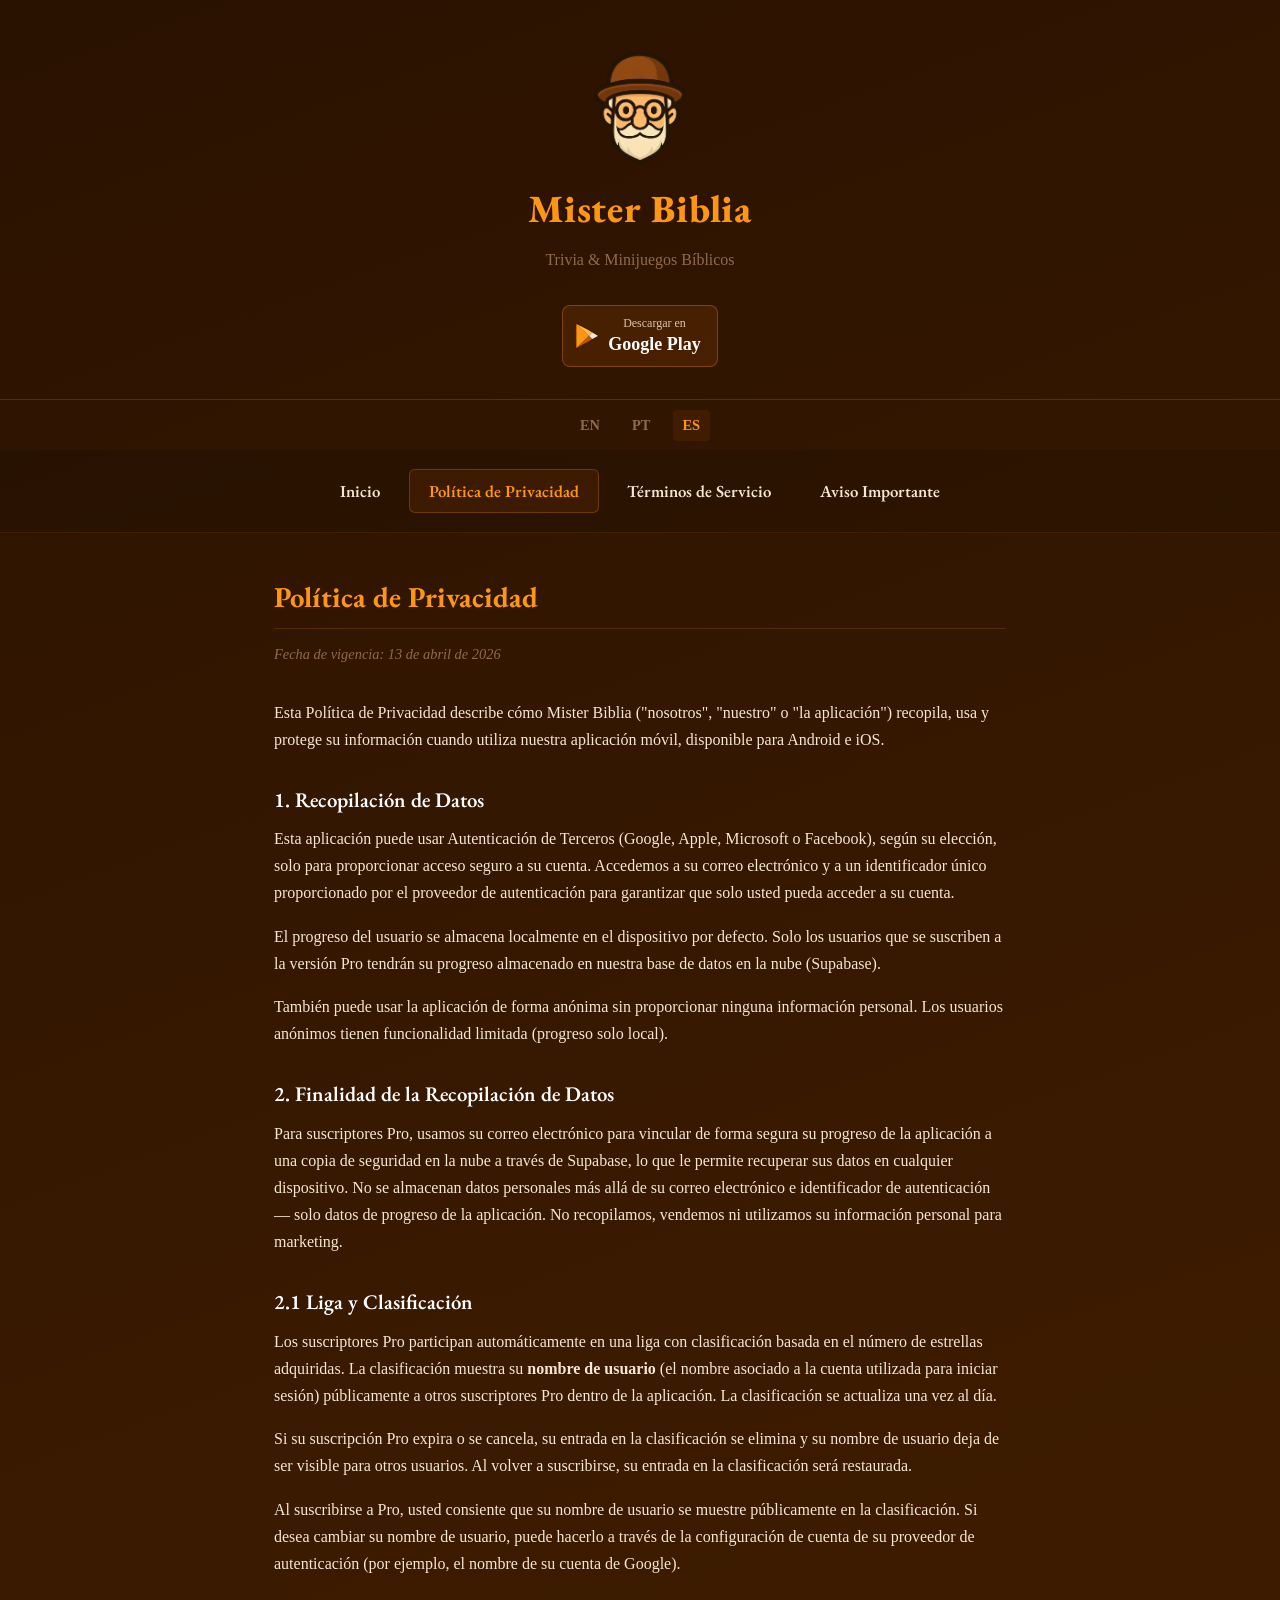
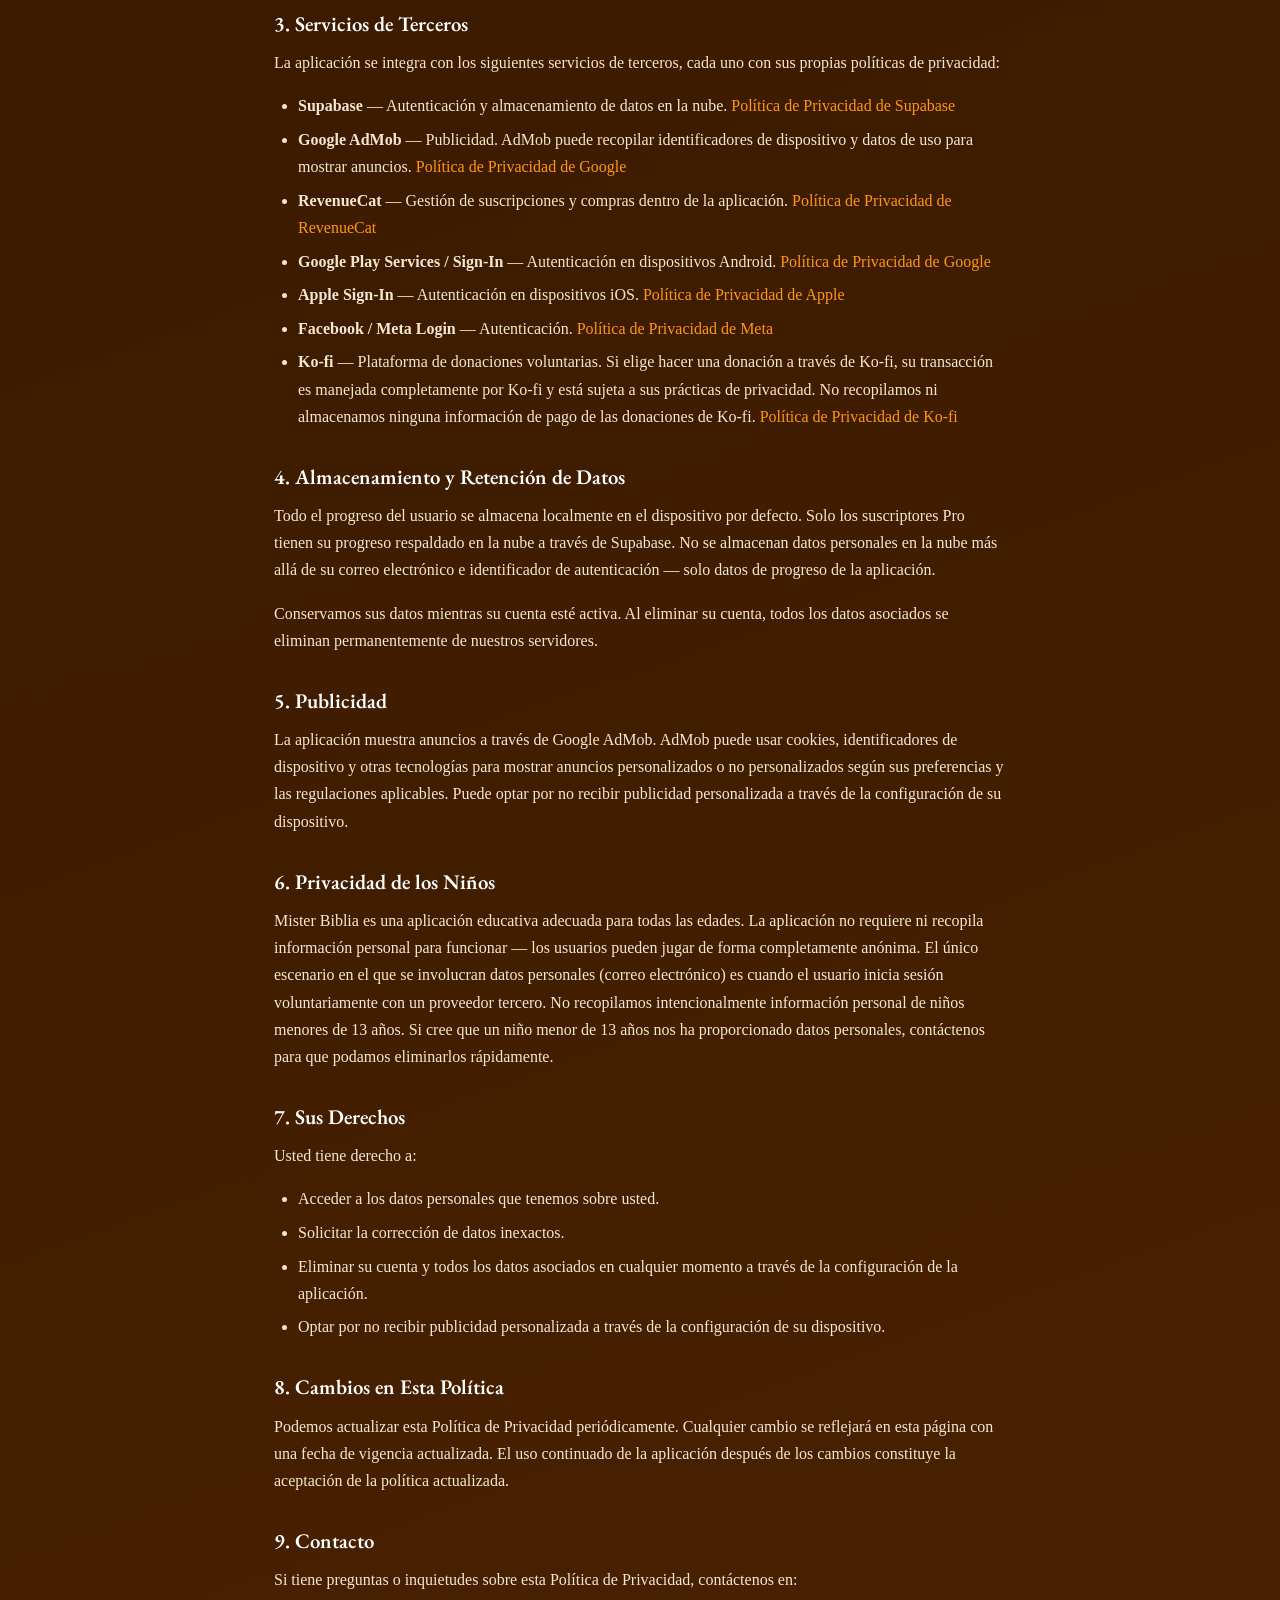
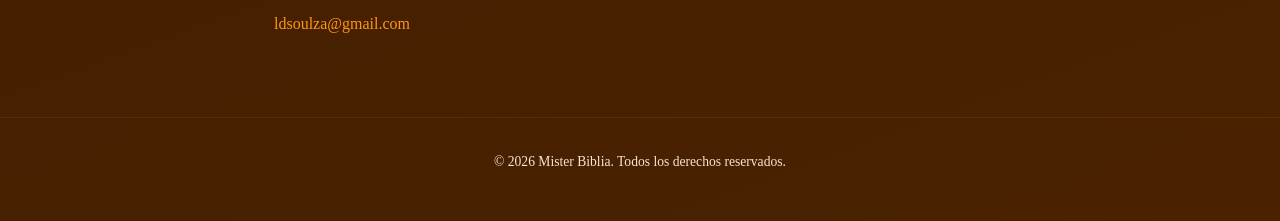
<file: es/privacy-policy.html>
<!DOCTYPE html>
<html lang="es">

<head>
  <meta charset="UTF-8">
  <meta name="viewport" content="width=device-width, initial-scale=1.0">
  <title>Política de Privacidad — Mister Biblia</title>
  <link rel="stylesheet" href="../style.css">
  <link rel="icon" href="../assets/logo.webp">
</head>

<body>
  <header>
    <img src="../assets/logo.webp" alt="Mister Biblia">
    <h1>Mister Biblia</h1>
    <p>Trivia &amp; Minijuegos Bíblicos</p>
    <a href="https://play.google.com/store/apps/details?id=com.ldsoulza.misterbiblia" target="_blank"
      class="market-btn google-btn" role="button">
      <span class="market-button-subtitle">Descargar en</span>
      <span class="market-button-title">Google Play</span>
    </a>
  </header>
  <div class="lang-switcher">
    <a href="../privacy-policy.html">EN</a>
    <a href="../pt/privacy-policy.html">PT</a>
    <a href="privacy-policy.html" class="active-lang">ES</a>
  </div>
  <nav>
    <a href="index.html">Inicio</a>
    <a href="privacy-policy.html" class="active">Política de Privacidad</a>
    <a href="terms-of-service.html">Términos de Servicio</a>
    <a href="disclaimer.html">Aviso Importante</a>
  </nav>
  <main>
    <h2>Política de Privacidad</h2>
    <p class="effective-date">Fecha de vigencia: 13 de abril de 2026</p>

    <p>Esta Política de Privacidad describe cómo Mister Biblia ("nosotros", "nuestro" o "la aplicación") recopila, usa y
      protege su información cuando utiliza nuestra aplicación móvil, disponible para Android e iOS.</p>

    <h3>1. Recopilación de Datos</h3>
    <p>Esta aplicación puede usar Autenticación de Terceros (Google, Apple, Microsoft o Facebook), según su elección,
      solo para proporcionar acceso seguro a su cuenta. Accedemos a su correo electrónico y a un identificador único
      proporcionado por el proveedor de autenticación para garantizar que solo usted pueda acceder a su cuenta.</p>
    <p>El progreso del usuario se almacena localmente en el dispositivo por defecto. Solo los usuarios que se suscriben
      a la versión Pro tendrán su progreso almacenado en nuestra base de datos en la nube (Supabase).</p>
    <p>También puede usar la aplicación de forma anónima sin proporcionar ninguna información personal. Los usuarios
      anónimos tienen funcionalidad limitada (progreso solo local).</p>

    <h3>2. Finalidad de la Recopilación de Datos</h3>
    <p>Para suscriptores Pro, usamos su correo electrónico para vincular de forma segura su progreso de la aplicación a
      una copia de seguridad en la nube a través de Supabase, lo que le permite recuperar sus datos en cualquier
      dispositivo. No se almacenan datos personales más allá de su correo electrónico e identificador de autenticación —
      solo datos de progreso de la aplicación. No recopilamos, vendemos ni utilizamos su información personal para
      marketing.</p>

    <h3>2.1 Liga y Clasificación</h3>
    <p>Los suscriptores Pro participan automáticamente en una liga con clasificación basada en el número de estrellas
      adquiridas. La clasificación muestra su <strong>nombre de usuario</strong> (el nombre asociado a la cuenta
      utilizada para iniciar sesión) públicamente a otros suscriptores Pro dentro de la aplicación. La clasificación se
      actualiza una vez al día.</p>
    <p>Si su suscripción Pro expira o se cancela, su entrada en la clasificación se elimina y su nombre de usuario deja
      de ser visible para otros usuarios. Al volver a suscribirse, su entrada en la clasificación será restaurada.</p>
    <p>Al suscribirse a Pro, usted consiente que su nombre de usuario se muestre públicamente en la clasificación. Si
      desea cambiar su nombre de usuario, puede hacerlo a través de la configuración de cuenta de su proveedor de
      autenticación (por ejemplo, el nombre de su cuenta de Google).</p>

    <h3>3. Servicios de Terceros</h3>
    <p>La aplicación se integra con los siguientes servicios de terceros, cada uno con sus propias políticas de
      privacidad:</p>
    <ul>
      <li><strong>Supabase</strong> — Autenticación y almacenamiento de datos en la nube. <a
          href="https://supabase.com/privacy" target="_blank" rel="noopener">Política de Privacidad de Supabase</a></li>
      <li><strong>Google AdMob</strong> — Publicidad. AdMob puede recopilar identificadores de dispositivo y datos de
        uso para mostrar anuncios. <a href="https://policies.google.com/privacy" target="_blank" rel="noopener">Política
          de Privacidad de Google</a></li>
      <li><strong>RevenueCat</strong> — Gestión de suscripciones y compras dentro de la aplicación. <a
          href="https://www.revenuecat.com/privacy" target="_blank" rel="noopener">Política de Privacidad de
          RevenueCat</a></li>
      <li><strong>Google Play Services / Sign-In</strong> — Autenticación en dispositivos Android. <a
          href="https://policies.google.com/privacy" target="_blank" rel="noopener">Política de Privacidad de Google</a>
      </li>
      <li><strong>Apple Sign-In</strong> — Autenticación en dispositivos iOS. <a
          href="https://www.apple.com/legal/privacy/" target="_blank" rel="noopener">Política de Privacidad de Apple</a>
      </li>
      <li><strong>Facebook / Meta Login</strong> — Autenticación. <a href="https://www.facebook.com/privacy/policy/"
          target="_blank" rel="noopener">Política de Privacidad de Meta</a></li>
      <li><strong>Ko-fi</strong> — Plataforma de donaciones voluntarias. Si elige hacer una donación a través de Ko-fi,
        su transacción es manejada completamente por Ko-fi y está sujeta a sus prácticas de privacidad. No recopilamos
        ni almacenamos ninguna información de pago de las donaciones de Ko-fi. <a href="https://more.ko-fi.com/privacy"
          target="_blank" rel="noopener">Política de Privacidad de Ko-fi</a></li>
    </ul>

    <h3>4. Almacenamiento y Retención de Datos</h3>
    <p>Todo el progreso del usuario se almacena localmente en el dispositivo por defecto. Solo los suscriptores Pro
      tienen su progreso respaldado en la nube a través de Supabase. No se almacenan datos personales en la nube más
      allá de su correo electrónico e identificador de autenticación — solo datos de progreso de la aplicación.</p>
    <p>Conservamos sus datos mientras su cuenta esté activa. Al eliminar su cuenta, todos los datos asociados se
      eliminan permanentemente de nuestros servidores.</p>

    <h3>5. Publicidad</h3>
    <p>La aplicación muestra anuncios a través de Google AdMob. AdMob puede usar cookies, identificadores de dispositivo
      y otras tecnologías para mostrar anuncios personalizados o no personalizados según sus preferencias y las
      regulaciones aplicables. Puede optar por no recibir publicidad personalizada a través de la configuración de su
      dispositivo.</p>

    <h3>6. Privacidad de los Niños</h3>
    <p>Mister Biblia es una aplicación educativa adecuada para todas las edades. La aplicación no requiere ni recopila
      información personal para funcionar — los usuarios pueden jugar de forma completamente anónima. El único escenario
      en el que se involucran datos personales (correo electrónico) es cuando el usuario inicia sesión voluntariamente
      con un proveedor tercero. No recopilamos intencionalmente información personal de niños menores de 13 años. Si
      cree que un niño menor de 13 años nos ha proporcionado datos personales, contáctenos para que podamos eliminarlos
      rápidamente.</p>

    <h3>7. Sus Derechos</h3>
    <p>Usted tiene derecho a:</p>
    <ul>
      <li>Acceder a los datos personales que tenemos sobre usted.</li>
      <li>Solicitar la corrección de datos inexactos.</li>
      <li>Eliminar su cuenta y todos los datos asociados en cualquier momento a través de la configuración de la
        aplicación.</li>
      <li>Optar por no recibir publicidad personalizada a través de la configuración de su dispositivo.</li>
    </ul>

    <h3>8. Cambios en Esta Política</h3>
    <p>Podemos actualizar esta Política de Privacidad periódicamente. Cualquier cambio se reflejará en esta página con
      una fecha de vigencia actualizada. El uso continuado de la aplicación después de los cambios constituye la
      aceptación de la política actualizada.</p>

    <h3>9. Contacto</h3>
    <p>Si tiene preguntas o inquietudes sobre esta Política de Privacidad, contáctenos en:</p>
    <p><a href="mailto:ldsoulza@gmail.com">ldsoulza@gmail.com</a></p>
  </main>
  <footer>
    <p>&copy; 2026 Mister Biblia. Todos los derechos reservados.</p>
  </footer>
</body>

</html>
</file>
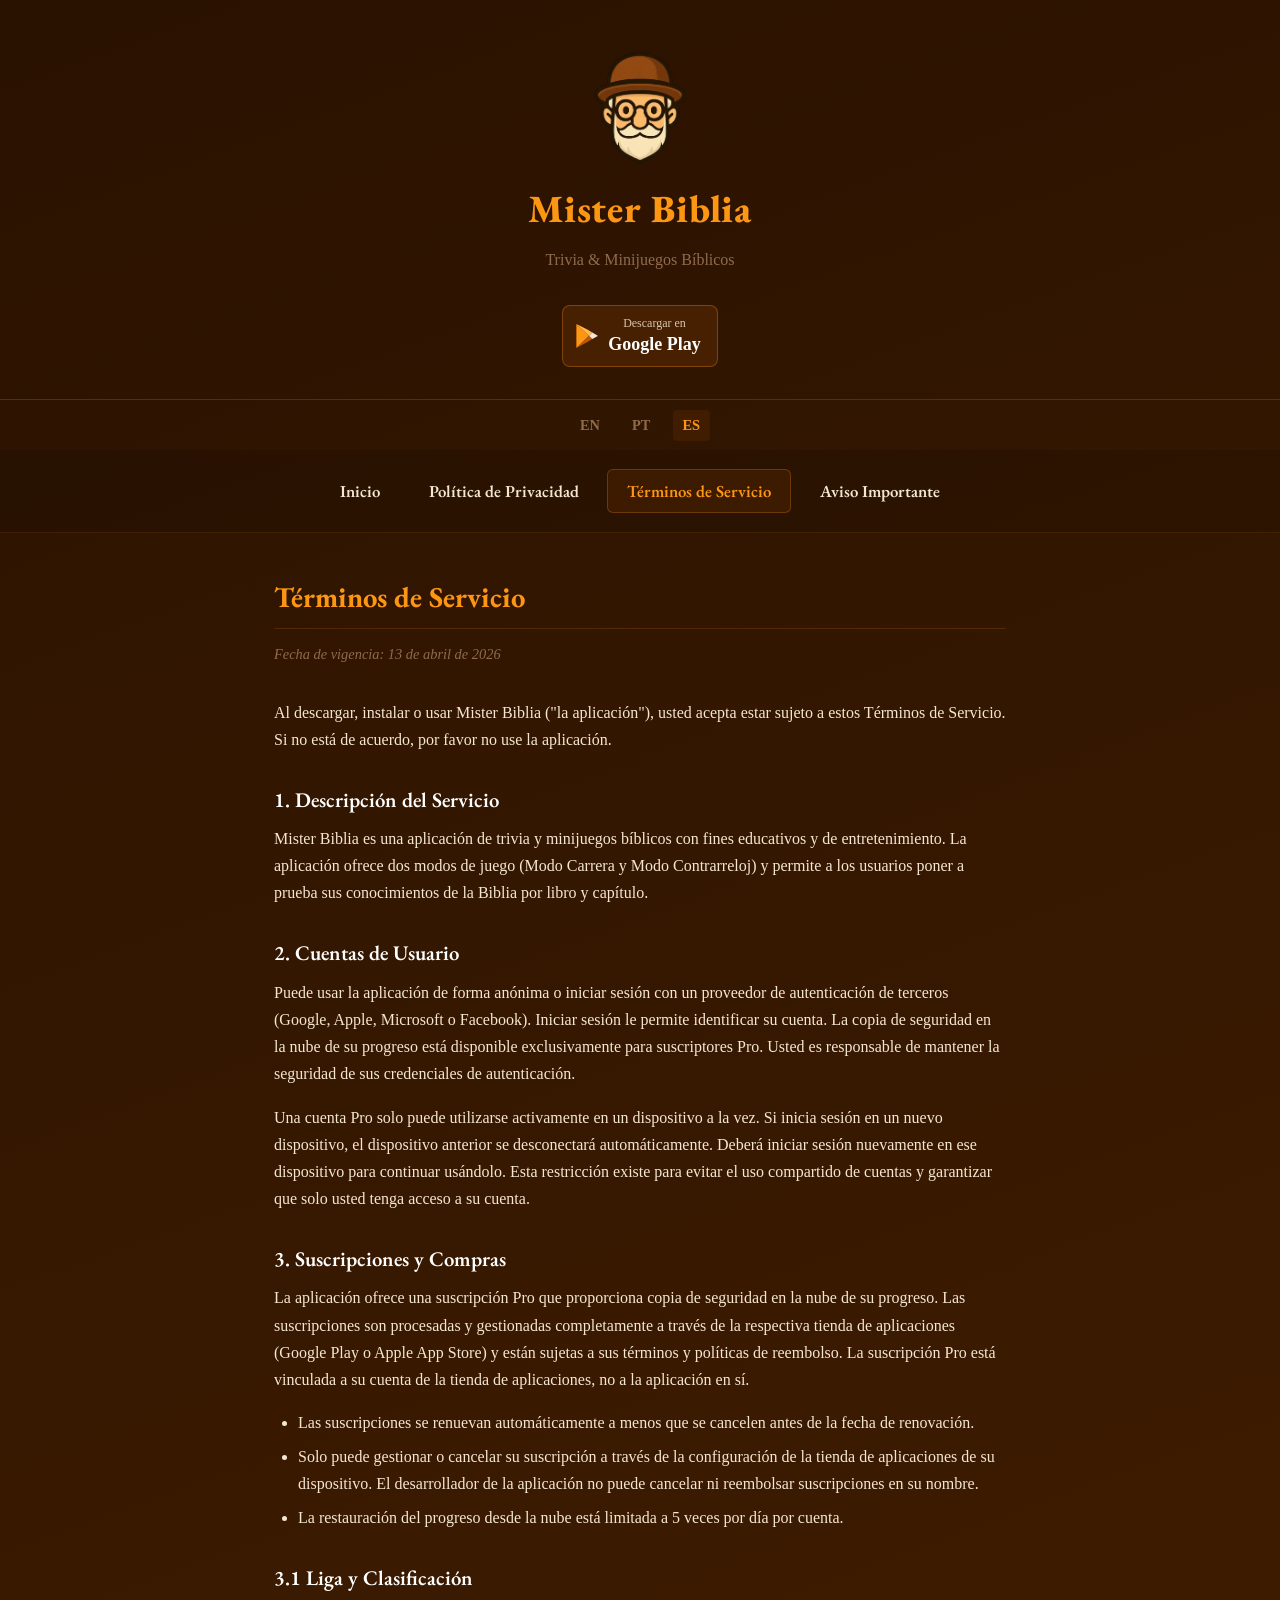
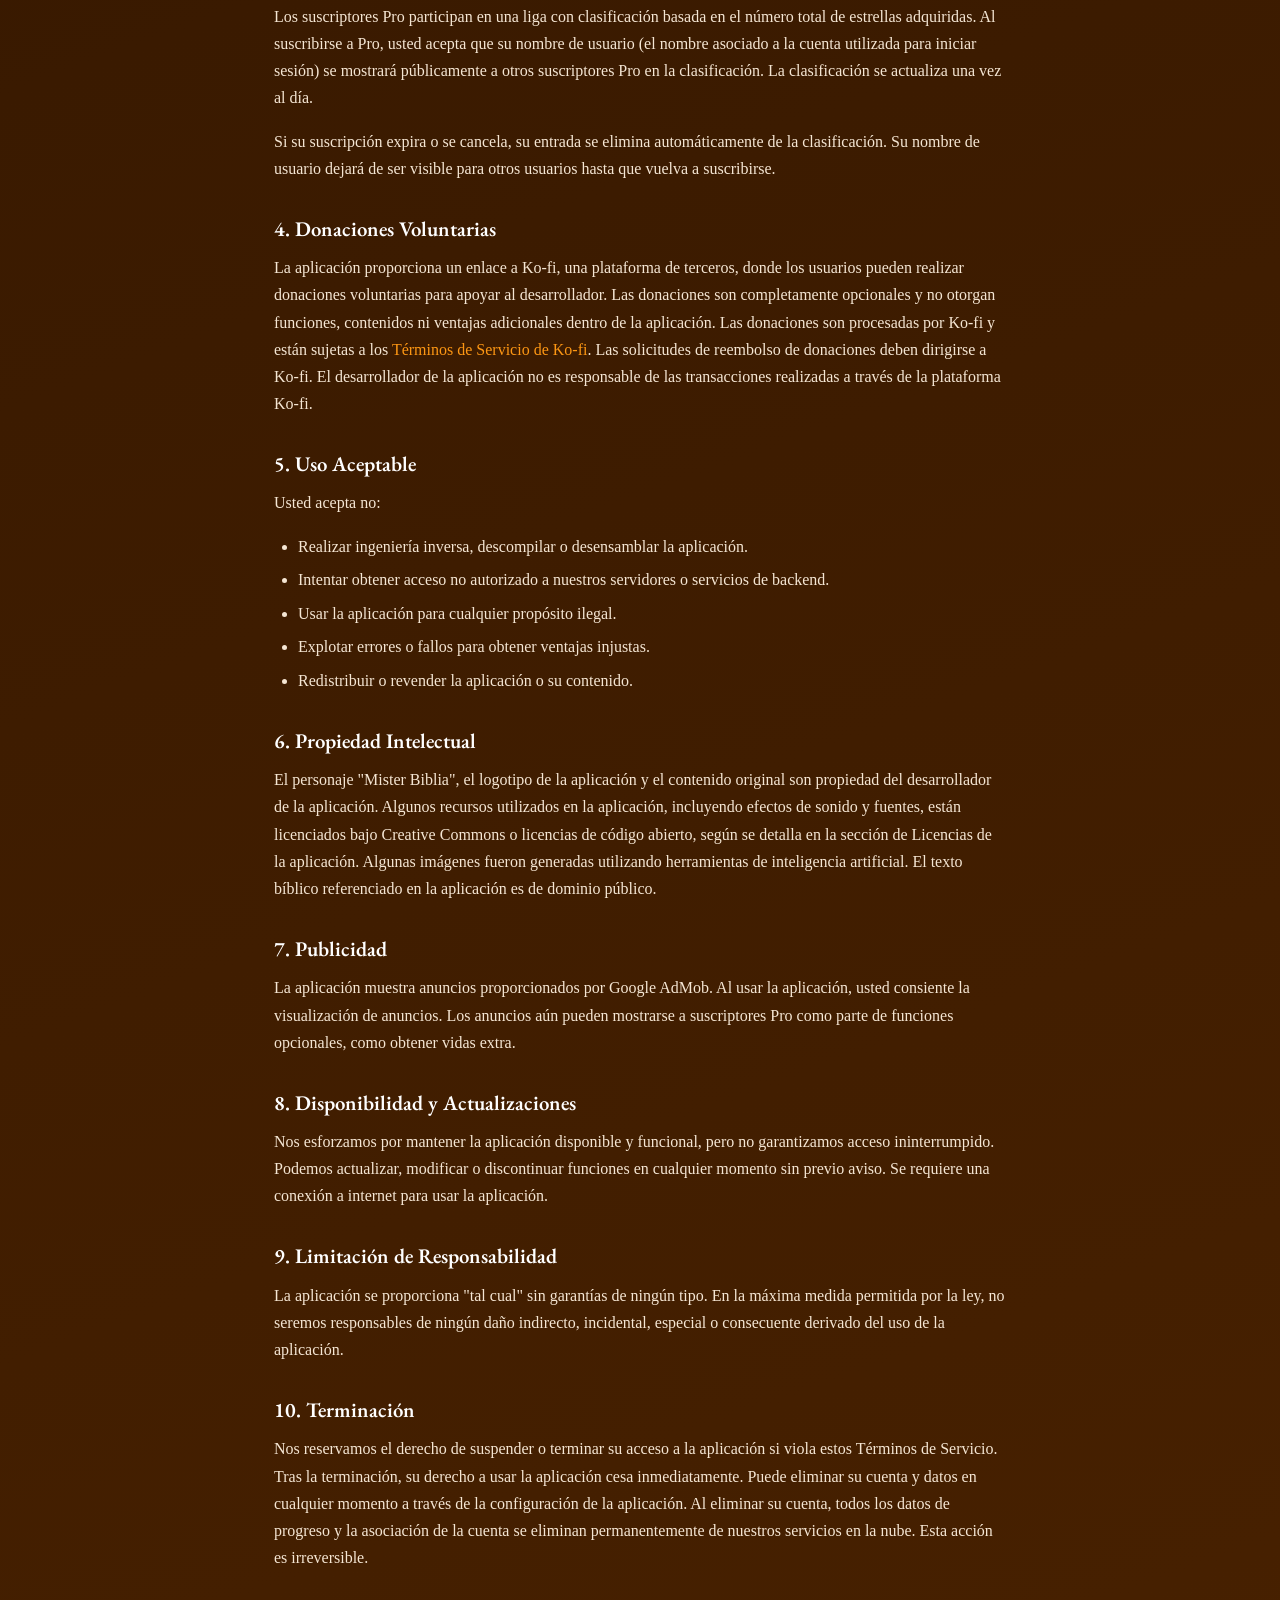
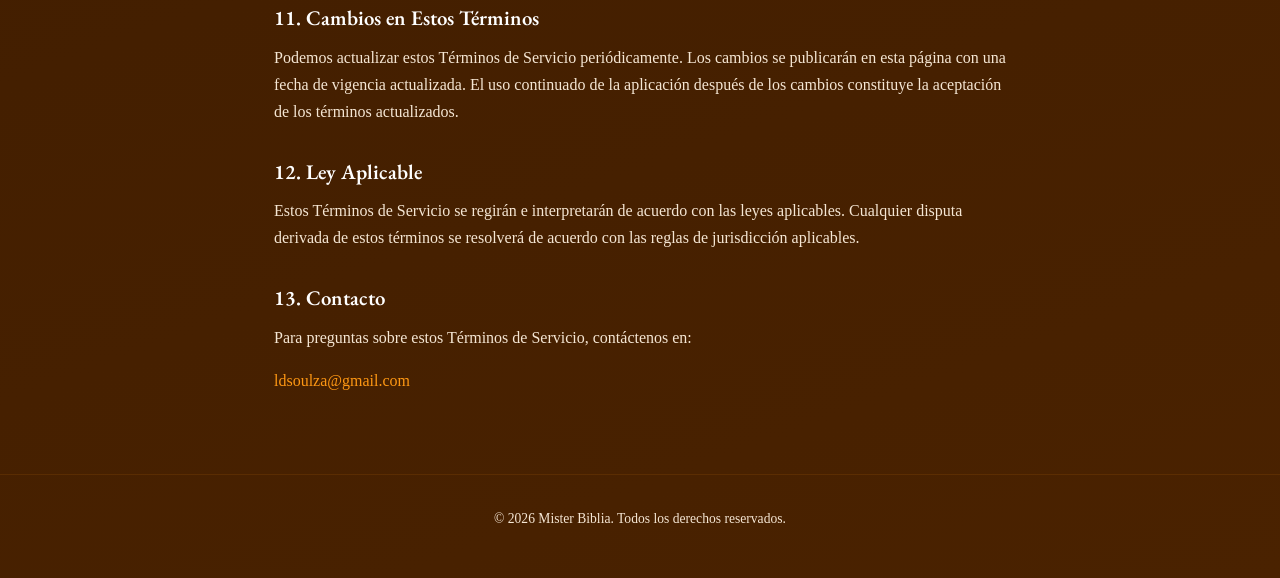
<file: es/terms-of-service.html>
<!DOCTYPE html>
<html lang="es">

<head>
  <meta charset="UTF-8">
  <meta name="viewport" content="width=device-width, initial-scale=1.0">
  <title>Términos de Servicio — Mister Biblia</title>
  <link rel="stylesheet" href="../style.css">
  <link rel="icon" href="../assets/logo.webp">
</head>

<body>
  <header>
    <img src="../assets/logo.webp" alt="Mister Biblia">
    <h1>Mister Biblia</h1>
    <p>Trivia &amp; Minijuegos Bíblicos</p>
    <a href="https://play.google.com/store/apps/details?id=com.ldsoulza.misterbiblia" target="_blank"
      class="market-btn google-btn" role="button">
      <span class="market-button-subtitle">Descargar en</span>
      <span class="market-button-title">Google Play</span>
    </a>
  </header>
  <div class="lang-switcher">
    <a href="../terms-of-service.html">EN</a>
    <a href="../pt/terms-of-service.html">PT</a>
    <a href="terms-of-service.html" class="active-lang">ES</a>
  </div>
  <nav>
    <a href="index.html">Inicio</a>
    <a href="privacy-policy.html">Política de Privacidad</a>
    <a href="terms-of-service.html" class="active">Términos de Servicio</a>
    <a href="disclaimer.html">Aviso Importante</a>
  </nav>
  <main>
    <h2>Términos de Servicio</h2>
    <p class="effective-date">Fecha de vigencia: 13 de abril de 2026</p>

    <p>Al descargar, instalar o usar Mister Biblia ("la aplicación"), usted acepta estar sujeto a estos Términos de
      Servicio. Si no está de acuerdo, por favor no use la aplicación.</p>

    <h3>1. Descripción del Servicio</h3>
    <p>Mister Biblia es una aplicación de trivia y minijuegos bíblicos con fines educativos y de entretenimiento. La
      aplicación ofrece dos modos de juego (Modo Carrera y Modo Contrarreloj) y permite a los usuarios poner a prueba
      sus conocimientos de la Biblia por libro y capítulo.</p>

    <h3>2. Cuentas de Usuario</h3>
    <p>Puede usar la aplicación de forma anónima o iniciar sesión con un proveedor de autenticación de terceros (Google,
      Apple, Microsoft o Facebook). Iniciar sesión le permite identificar su cuenta. La copia de seguridad en la nube de
      su progreso está disponible exclusivamente para suscriptores Pro. Usted es responsable de mantener la seguridad de
      sus credenciales de autenticación.</p>
    <p>Una cuenta Pro solo puede utilizarse activamente en un dispositivo a la vez. Si inicia sesión en un nuevo
      dispositivo, el dispositivo anterior se desconectará automáticamente. Deberá iniciar sesión nuevamente en ese
      dispositivo para continuar usándolo. Esta restricción existe para evitar el uso compartido de cuentas y garantizar
      que solo usted tenga acceso a su cuenta.</p>

    <h3>3. Suscripciones y Compras</h3>
    <p>La aplicación ofrece una suscripción Pro que proporciona copia de seguridad en la nube de su progreso. Las
      suscripciones son procesadas y gestionadas completamente a través de la respectiva tienda de aplicaciones (Google
      Play o Apple App Store) y están sujetas a sus términos y políticas de reembolso. La suscripción Pro está vinculada
      a su cuenta de la tienda de aplicaciones, no a la aplicación en sí.</p>
    <ul>
      <li>Las suscripciones se renuevan automáticamente a menos que se cancelen antes de la fecha de renovación.</li>
      <li>Solo puede gestionar o cancelar su suscripción a través de la configuración de la tienda de aplicaciones de su
        dispositivo. El desarrollador de la aplicación no puede cancelar ni reembolsar suscripciones en su nombre.</li>
      <li>La restauración del progreso desde la nube está limitada a 5 veces por día por cuenta.</li>
    </ul>

    <h3>3.1 Liga y Clasificación</h3>
    <p>Los suscriptores Pro participan en una liga con clasificación basada en el número total de estrellas adquiridas.
      Al suscribirse a Pro, usted acepta que su nombre de usuario (el nombre asociado a la cuenta utilizada para iniciar
      sesión) se mostrará públicamente a otros suscriptores Pro en la clasificación. La clasificación se actualiza una
      vez al día.</p>
    <p>Si su suscripción expira o se cancela, su entrada se elimina automáticamente de la clasificación. Su nombre de
      usuario dejará de ser visible para otros usuarios hasta que vuelva a suscribirse.</p>

    <h3>4. Donaciones Voluntarias</h3>
    <p>La aplicación proporciona un enlace a Ko-fi, una plataforma de terceros, donde los usuarios pueden realizar
      donaciones voluntarias para apoyar al desarrollador. Las donaciones son completamente opcionales y no otorgan
      funciones, contenidos ni ventajas adicionales dentro de la aplicación. Las donaciones son procesadas por Ko-fi y
      están sujetas a los <a href="https://ko-fi.com/home/terms" target="_blank" rel="noopener">Términos de Servicio de
        Ko-fi</a>. Las solicitudes de reembolso de donaciones deben dirigirse a Ko-fi. El desarrollador de la aplicación
      no es responsable de las transacciones realizadas a través de la plataforma Ko-fi.</p>

    <h3>5. Uso Aceptable</h3>
    <p>Usted acepta no:</p>
    <ul>
      <li>Realizar ingeniería inversa, descompilar o desensamblar la aplicación.</li>
      <li>Intentar obtener acceso no autorizado a nuestros servidores o servicios de backend.</li>
      <li>Usar la aplicación para cualquier propósito ilegal.</li>
      <li>Explotar errores o fallos para obtener ventajas injustas.</li>
      <li>Redistribuir o revender la aplicación o su contenido.</li>
    </ul>

    <h3>6. Propiedad Intelectual</h3>
    <p>El personaje "Mister Biblia", el logotipo de la aplicación y el contenido original son propiedad del
      desarrollador de la aplicación. Algunos recursos utilizados en la aplicación, incluyendo efectos de sonido y
      fuentes, están licenciados bajo Creative Commons o licencias de código abierto, según se detalla en la sección de
      Licencias de la aplicación. Algunas imágenes fueron generadas utilizando herramientas de inteligencia artificial.
      El texto bíblico referenciado en la aplicación es de dominio público.</p>

    <h3>7. Publicidad</h3>
    <p>La aplicación muestra anuncios proporcionados por Google AdMob. Al usar la aplicación, usted consiente la
      visualización de anuncios. Los anuncios aún pueden mostrarse a suscriptores Pro como parte de funciones
      opcionales, como obtener vidas extra.</p>

    <h3>8. Disponibilidad y Actualizaciones</h3>
    <p>Nos esforzamos por mantener la aplicación disponible y funcional, pero no garantizamos acceso ininterrumpido.
      Podemos actualizar, modificar o discontinuar funciones en cualquier momento sin previo aviso. Se requiere una
      conexión a internet para usar la aplicación.</p>

    <h3>9. Limitación de Responsabilidad</h3>
    <p>La aplicación se proporciona "tal cual" sin garantías de ningún tipo. En la máxima medida permitida por la ley,
      no seremos responsables de ningún daño indirecto, incidental, especial o consecuente derivado del uso de la
      aplicación.</p>

    <h3>10. Terminación</h3>
    <p>Nos reservamos el derecho de suspender o terminar su acceso a la aplicación si viola estos Términos de Servicio.
      Tras la terminación, su derecho a usar la aplicación cesa inmediatamente. Puede eliminar su cuenta y datos en
      cualquier momento a través de la configuración de la aplicación. Al eliminar su cuenta, todos los datos de
      progreso y la asociación de la cuenta se eliminan permanentemente de nuestros servicios en la nube. Esta acción es
      irreversible.</p>

    <h3>11. Cambios en Estos Términos</h3>
    <p>Podemos actualizar estos Términos de Servicio periódicamente. Los cambios se publicarán en esta página con una
      fecha de vigencia actualizada. El uso continuado de la aplicación después de los cambios constituye la aceptación
      de los términos actualizados.</p>

    <h3>12. Ley Aplicable</h3>
    <p>Estos Términos de Servicio se regirán e interpretarán de acuerdo con las leyes aplicables. Cualquier disputa
      derivada de estos términos se resolverá de acuerdo con las reglas de jurisdicción aplicables.</p>

    <h3>13. Contacto</h3>
    <p>Para preguntas sobre estos Términos de Servicio, contáctenos en:</p>
    <p><a href="mailto:ldsoulza@gmail.com">ldsoulza@gmail.com</a></p>
  </main>
  <footer>
    <p>&copy; 2026 Mister Biblia. Todos los derechos reservados.</p>
  </footer>
</body>

</html>
</file>
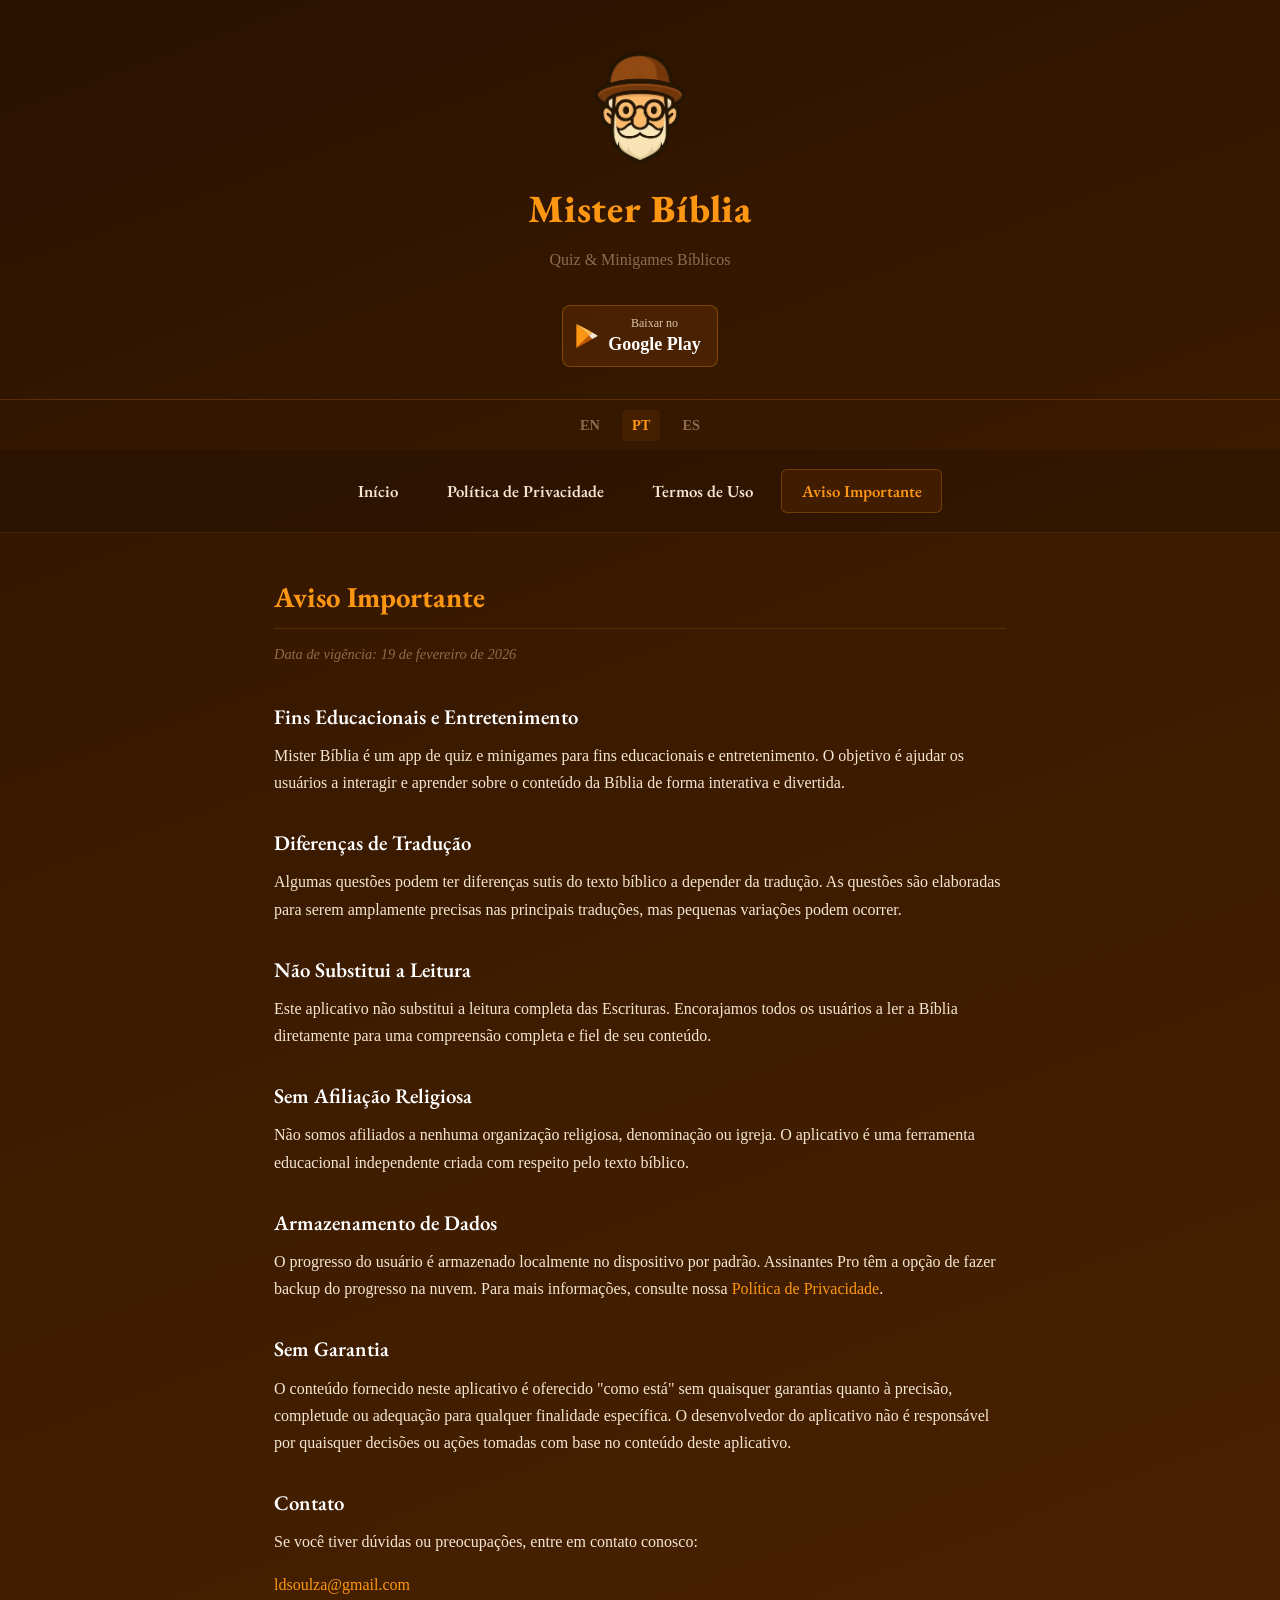
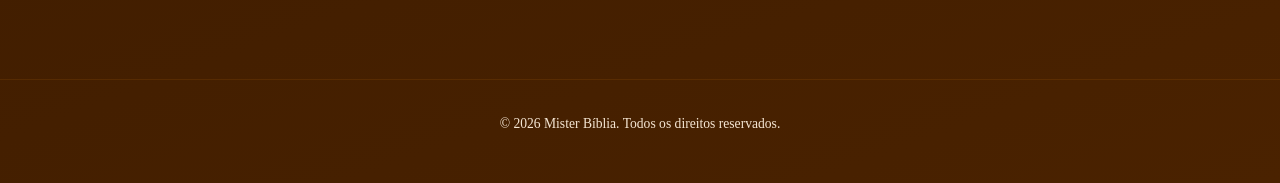
<file: pt/disclaimer.html>
<!DOCTYPE html>
<html lang="pt-BR">

<head>
  <meta charset="UTF-8">
  <meta name="viewport" content="width=device-width, initial-scale=1.0">
  <title>Aviso Importante — Mister Bíblia</title>
  <link rel="stylesheet" href="../style.css">
  <link rel="icon" href="../assets/logo.webp">
</head>

<body>
  <header>
    <img src="../assets/logo.webp" alt="Mister Bíblia">
    <h1>Mister Bíblia</h1>
    <p>Quiz &amp; Minigames Bíblicos</p>
    <a href="https://play.google.com/store/apps/details?id=com.ldsoulza.misterbiblia" target="_blank"
      class="market-btn google-btn" role="button">
      <span class="market-button-subtitle">Baixar no</span>
      <span class="market-button-title">Google Play</span>
    </a>
  </header>
  <div class="lang-switcher">
    <a href="../disclaimer.html">EN</a>
    <a href="disclaimer.html" class="active-lang">PT</a>
    <a href="../es/disclaimer.html">ES</a>
  </div>
  <nav>
    <a href="index.html">Início</a>
    <a href="privacy-policy.html">Política de Privacidade</a>
    <a href="terms-of-service.html">Termos de Uso</a>
    <a href="disclaimer.html" class="active">Aviso Importante</a>
  </nav>
  <main>
    <h2>Aviso Importante</h2>
    <p class="effective-date">Data de vigência: 19 de fevereiro de 2026</p>

    <h3>Fins Educacionais e Entretenimento</h3>
    <p>Mister Bíblia é um app de quiz e minigames para fins educacionais e entretenimento. O objetivo é ajudar os
      usuários a interagir e aprender sobre o conteúdo da Bíblia de forma interativa e divertida.</p>

    <h3>Diferenças de Tradução</h3>
    <p>Algumas questões podem ter diferenças sutis do texto bíblico a depender da tradução. As questões são elaboradas
      para serem amplamente precisas nas principais traduções, mas pequenas variações podem ocorrer.</p>

    <h3>Não Substitui a Leitura</h3>
    <p>Este aplicativo não substitui a leitura completa das Escrituras. Encorajamos todos os usuários a ler a Bíblia
      diretamente para uma compreensão completa e fiel de seu conteúdo.</p>

    <h3>Sem Afiliação Religiosa</h3>
    <p>Não somos afiliados a nenhuma organização religiosa, denominação ou igreja. O aplicativo é uma ferramenta
      educacional independente criada com respeito pelo texto bíblico.</p>

    <h3>Armazenamento de Dados</h3>
    <p>O progresso do usuário é armazenado localmente no dispositivo por padrão. Assinantes Pro têm a opção de fazer
      backup do progresso na nuvem. Para mais informações, consulte nossa <a href="privacy-policy.html">Política de
        Privacidade</a>.</p>

    <h3>Sem Garantia</h3>
    <p>O conteúdo fornecido neste aplicativo é oferecido "como está" sem quaisquer garantias quanto à precisão,
      completude ou adequação para qualquer finalidade específica. O desenvolvedor do aplicativo não é responsável por
      quaisquer decisões ou ações tomadas com base no conteúdo deste aplicativo.</p>

    <h3>Contato</h3>
    <p>Se você tiver dúvidas ou preocupações, entre em contato conosco:</p>
    <p><a href="mailto:ldsoulza@gmail.com">ldsoulza@gmail.com</a></p>
  </main>
  <footer>
    <p>&copy; 2026 Mister Bíblia. Todos os direitos reservados.</p>
  </footer>
</body>

</html>
</file>
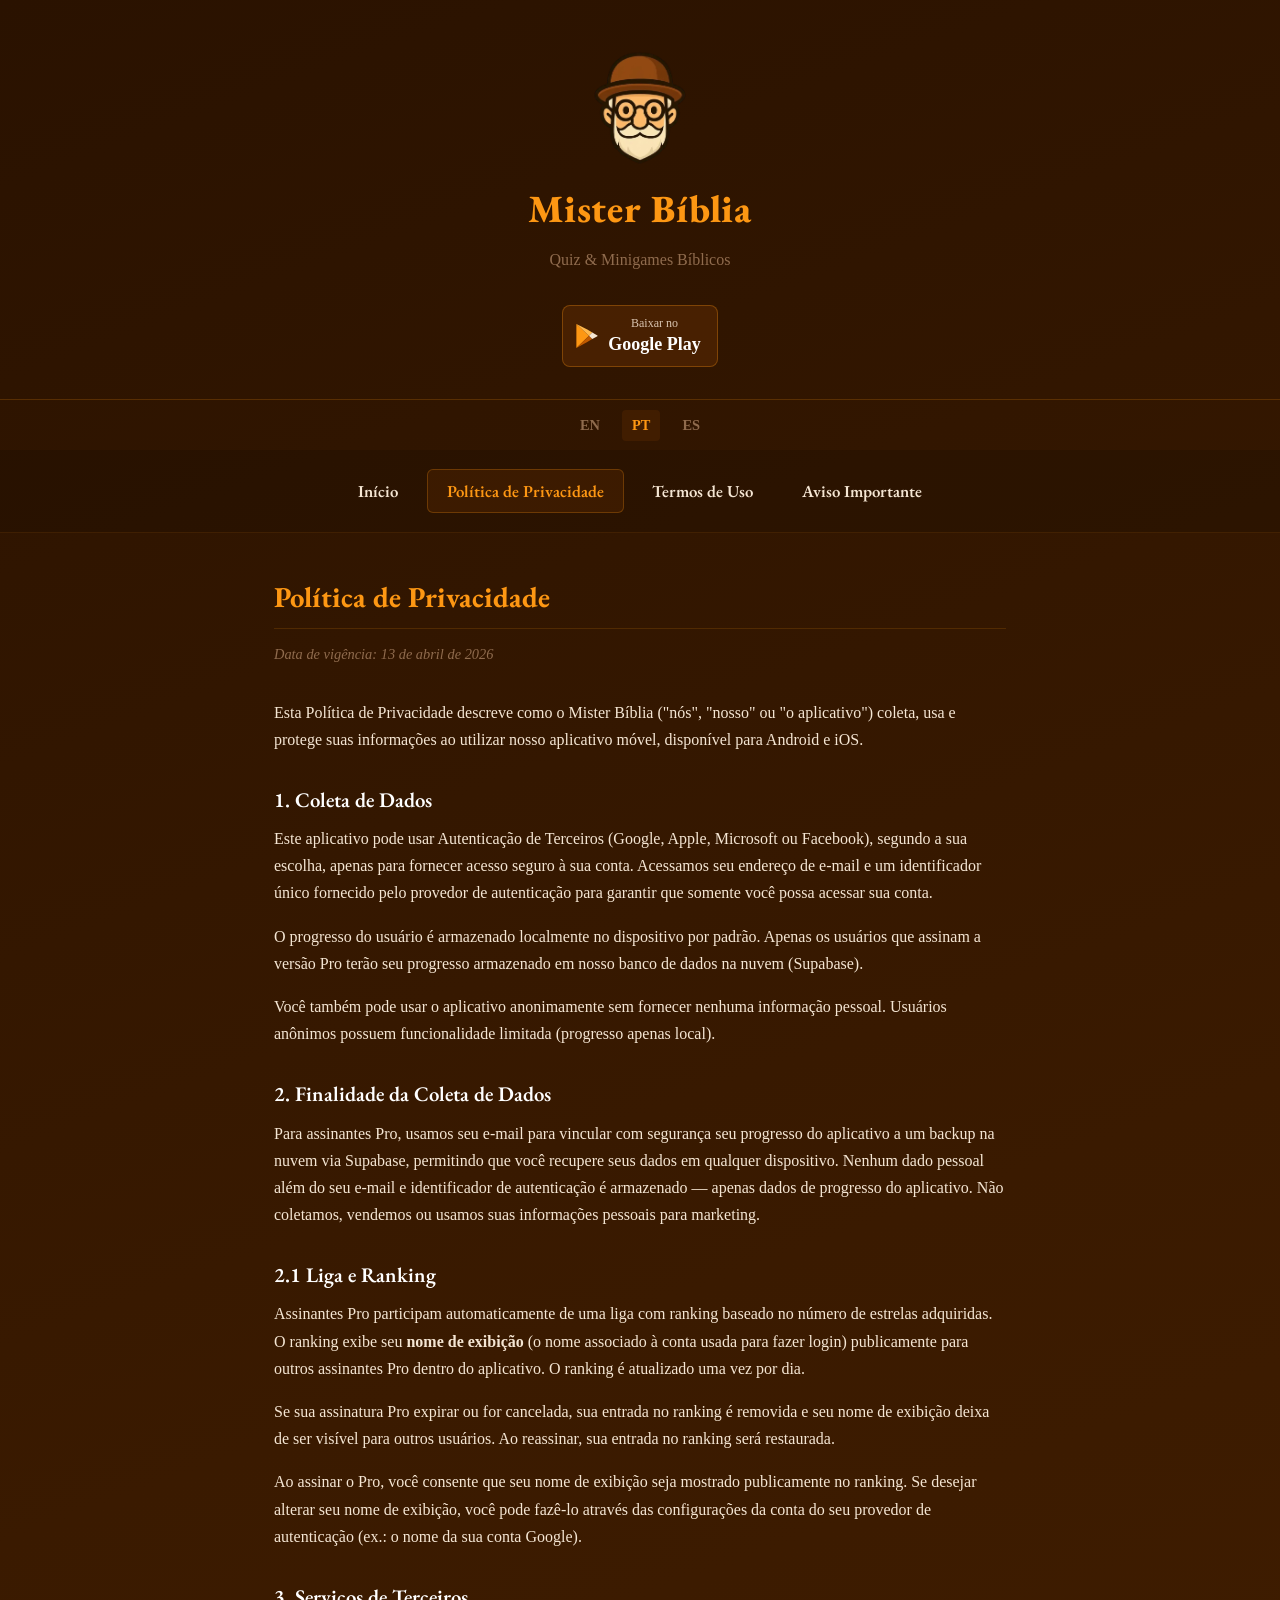
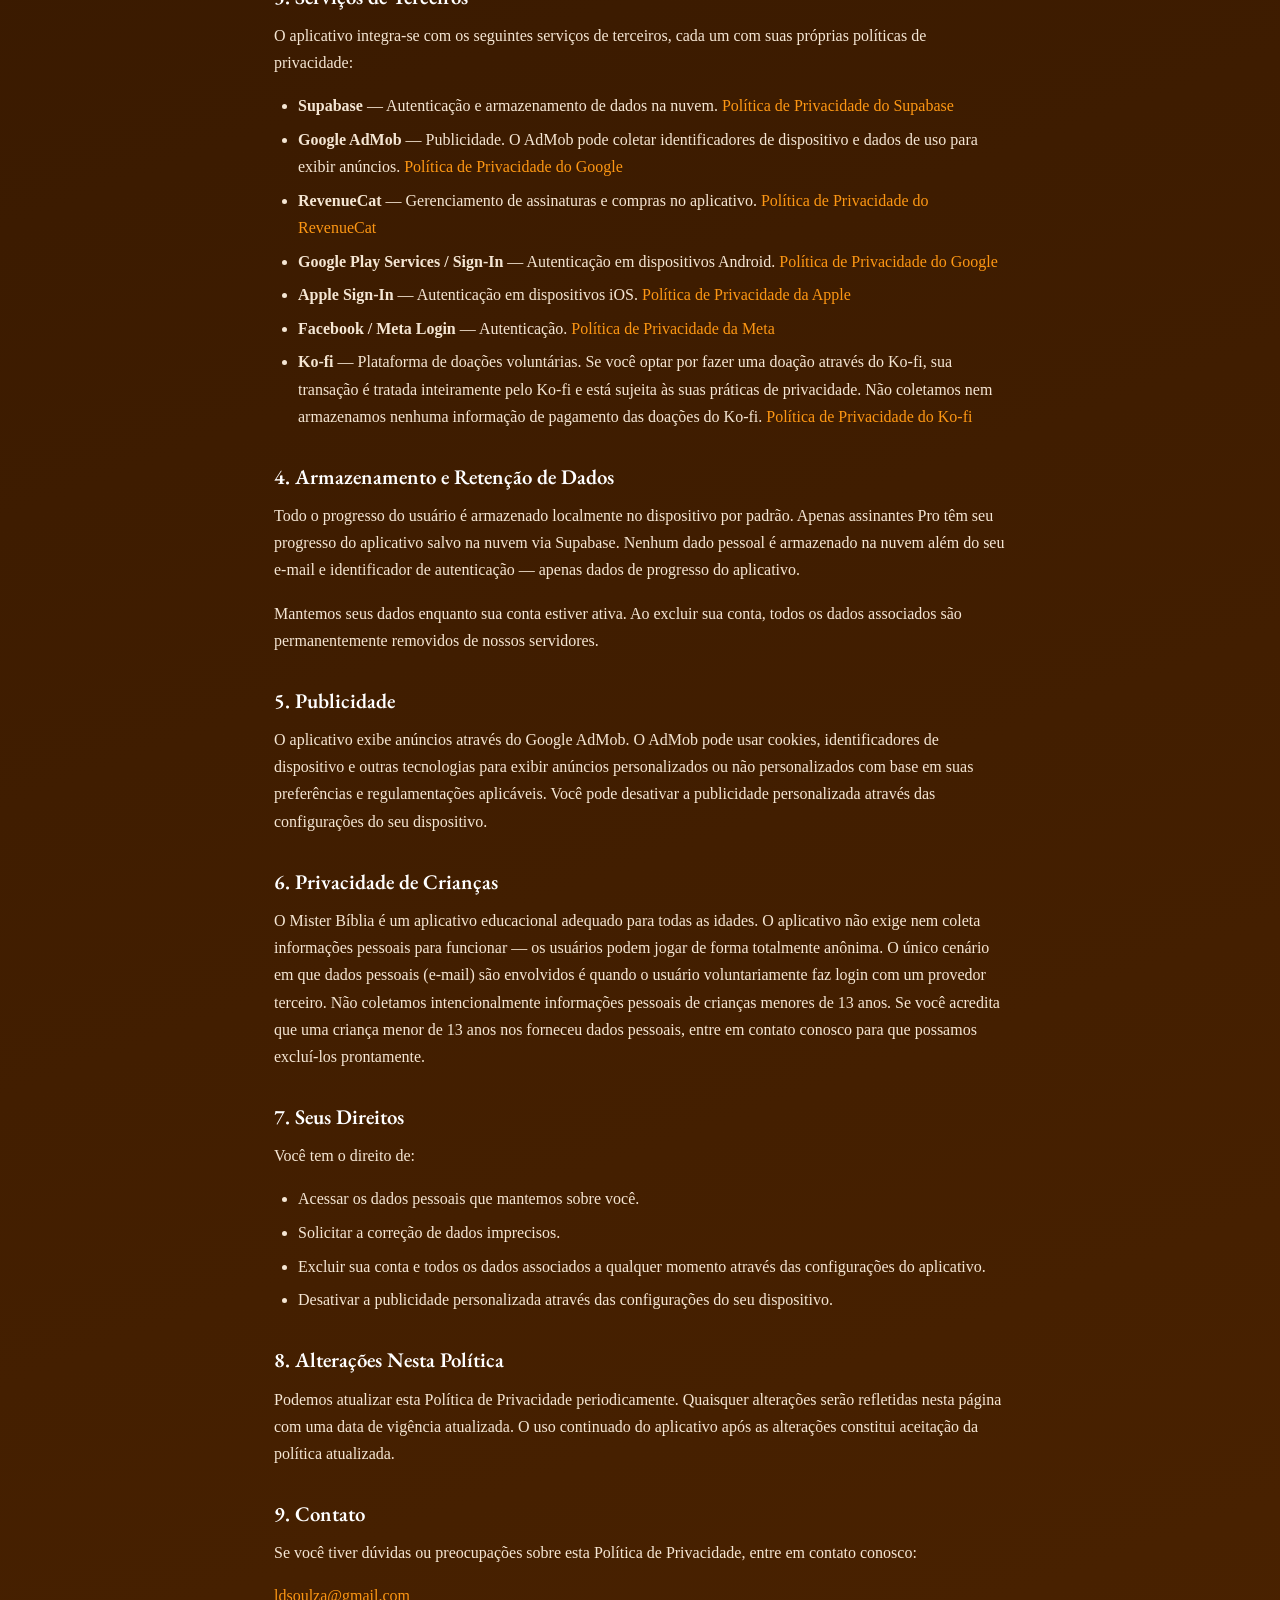
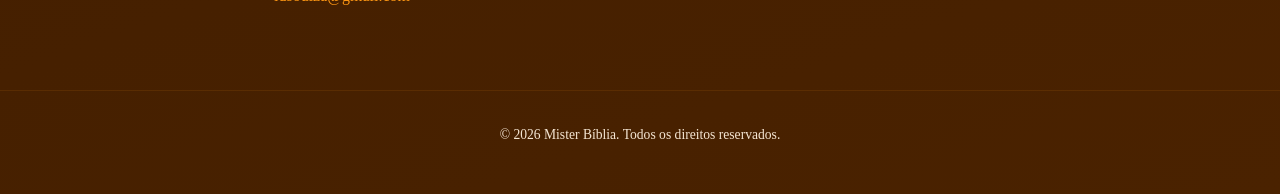
<file: pt/privacy-policy.html>
<!DOCTYPE html>
<html lang="pt-BR">

<head>
  <meta charset="UTF-8">
  <meta name="viewport" content="width=device-width, initial-scale=1.0">
  <title>Política de Privacidade — Mister Bíblia</title>
  <link rel="stylesheet" href="../style.css">
  <link rel="icon" href="../assets/logo.webp">
</head>

<body>
  <header>
    <img src="../assets/logo.webp" alt="Mister Bíblia">
    <h1>Mister Bíblia</h1>
    <p>Quiz &amp; Minigames Bíblicos</p>
    <a href="https://play.google.com/store/apps/details?id=com.ldsoulza.misterbiblia" target="_blank"
      class="market-btn google-btn" role="button">
      <span class="market-button-subtitle">Baixar no</span>
      <span class="market-button-title">Google Play</span>
    </a>
  </header>
  <div class="lang-switcher">
    <a href="../privacy-policy.html">EN</a>
    <a href="privacy-policy.html" class="active-lang">PT</a>
    <a href="../es/privacy-policy.html">ES</a>
  </div>
  <nav>
    <a href="index.html">Início</a>
    <a href="privacy-policy.html" class="active">Política de Privacidade</a>
    <a href="terms-of-service.html">Termos de Uso</a>
    <a href="disclaimer.html">Aviso Importante</a>
  </nav>
  <main>
    <h2>Política de Privacidade</h2>
    <p class="effective-date">Data de vigência: 13 de abril de 2026</p>

    <p>Esta Política de Privacidade descreve como o Mister Bíblia ("nós", "nosso" ou "o aplicativo") coleta, usa e
      protege suas informações ao utilizar nosso aplicativo móvel, disponível para Android e iOS.</p>

    <h3>1. Coleta de Dados</h3>
    <p>Este aplicativo pode usar Autenticação de Terceiros (Google, Apple, Microsoft ou Facebook), segundo a sua
      escolha, apenas para fornecer acesso seguro à sua conta. Acessamos seu endereço de e-mail e um identificador único
      fornecido pelo provedor de autenticação para garantir que somente você possa acessar sua conta.</p>
    <p>O progresso do usuário é armazenado localmente no dispositivo por padrão. Apenas os usuários que assinam a versão
      Pro terão seu progresso armazenado em nosso banco de dados na nuvem (Supabase).</p>
    <p>Você também pode usar o aplicativo anonimamente sem fornecer nenhuma informação pessoal. Usuários anônimos
      possuem funcionalidade limitada (progresso apenas local).</p>

    <h3>2. Finalidade da Coleta de Dados</h3>
    <p>Para assinantes Pro, usamos seu e-mail para vincular com segurança seu progresso do aplicativo a um backup na
      nuvem via Supabase, permitindo que você recupere seus dados em qualquer dispositivo. Nenhum dado pessoal além do
      seu e-mail e identificador de autenticação é armazenado — apenas dados de progresso do aplicativo. Não coletamos,
      vendemos ou usamos suas informações pessoais para marketing.</p>

    <h3>2.1 Liga e Ranking</h3>
    <p>Assinantes Pro participam automaticamente de uma liga com ranking baseado no número de estrelas adquiridas. O
      ranking exibe seu <strong>nome de exibição</strong> (o nome associado à conta usada para fazer login) publicamente
      para outros assinantes Pro dentro do aplicativo. O ranking é atualizado uma vez por dia.</p>
    <p>Se sua assinatura Pro expirar ou for cancelada, sua entrada no ranking é removida e seu nome de exibição deixa de
      ser visível para outros usuários. Ao reassinar, sua entrada no ranking será restaurada.</p>
    <p>Ao assinar o Pro, você consente que seu nome de exibição seja mostrado publicamente no ranking. Se desejar alterar
      seu nome de exibição, você pode fazê-lo através das configurações da conta do seu provedor de autenticação (ex.: o
      nome da sua conta Google).</p>

    <h3>3. Serviços de Terceiros</h3>
    <p>O aplicativo integra-se com os seguintes serviços de terceiros, cada um com suas próprias políticas de
      privacidade:</p>
    <ul>
      <li><strong>Supabase</strong> — Autenticação e armazenamento de dados na nuvem. <a
          href="https://supabase.com/privacy" target="_blank" rel="noopener">Política de Privacidade do Supabase</a>
      </li>
      <li><strong>Google AdMob</strong> — Publicidade. O AdMob pode coletar identificadores de dispositivo e dados de
        uso para exibir anúncios. <a href="https://policies.google.com/privacy" target="_blank" rel="noopener">Política
          de Privacidade do Google</a></li>
      <li><strong>RevenueCat</strong> — Gerenciamento de assinaturas e compras no aplicativo. <a
          href="https://www.revenuecat.com/privacy" target="_blank" rel="noopener">Política de Privacidade do
          RevenueCat</a></li>
      <li><strong>Google Play Services / Sign-In</strong> — Autenticação em dispositivos Android. <a
          href="https://policies.google.com/privacy" target="_blank" rel="noopener">Política de Privacidade do
          Google</a></li>
      <li><strong>Apple Sign-In</strong> — Autenticação em dispositivos iOS. <a
          href="https://www.apple.com/legal/privacy/" target="_blank" rel="noopener">Política de Privacidade da
          Apple</a></li>
      <li><strong>Facebook / Meta Login</strong> — Autenticação. <a href="https://www.facebook.com/privacy/policy/"
          target="_blank" rel="noopener">Política de Privacidade da Meta</a></li>
      <li><strong>Ko-fi</strong> — Plataforma de doações voluntárias. Se você optar por fazer uma doação através do
        Ko-fi, sua transação é tratada inteiramente pelo Ko-fi e está sujeita às suas práticas de privacidade. Não
        coletamos nem armazenamos nenhuma informação de pagamento das doações do Ko-fi. <a
          href="https://more.ko-fi.com/privacy" target="_blank" rel="noopener">Política de Privacidade do Ko-fi</a></li>
    </ul>

    <h3>4. Armazenamento e Retenção de Dados</h3>
    <p>Todo o progresso do usuário é armazenado localmente no dispositivo por padrão. Apenas assinantes Pro têm seu
      progresso do aplicativo salvo na nuvem via Supabase. Nenhum dado pessoal é armazenado na nuvem além do seu e-mail
      e identificador de autenticação — apenas dados de progresso do aplicativo.</p>
    <p>Mantemos seus dados enquanto sua conta estiver ativa. Ao excluir sua conta, todos os dados associados são
      permanentemente removidos de nossos servidores.</p>

    <h3>5. Publicidade</h3>
    <p>O aplicativo exibe anúncios através do Google AdMob. O AdMob pode usar cookies, identificadores de dispositivo e
      outras tecnologias para exibir anúncios personalizados ou não personalizados com base em suas preferências e
      regulamentações aplicáveis. Você pode desativar a publicidade personalizada através das configurações do seu
      dispositivo.</p>

    <h3>6. Privacidade de Crianças</h3>
    <p>O Mister Bíblia é um aplicativo educacional adequado para todas as idades. O aplicativo não exige nem coleta
      informações pessoais para funcionar — os usuários podem jogar de forma totalmente anônima. O único cenário em que
      dados pessoais (e-mail) são envolvidos é quando o usuário voluntariamente faz login com um provedor terceiro. Não
      coletamos intencionalmente informações pessoais de crianças menores de 13 anos. Se você acredita que uma criança
      menor de 13 anos nos forneceu dados pessoais, entre em contato conosco para que possamos excluí-los prontamente.
    </p>

    <h3>7. Seus Direitos</h3>
    <p>Você tem o direito de:</p>
    <ul>
      <li>Acessar os dados pessoais que mantemos sobre você.</li>
      <li>Solicitar a correção de dados imprecisos.</li>
      <li>Excluir sua conta e todos os dados associados a qualquer momento através das configurações do aplicativo.</li>
      <li>Desativar a publicidade personalizada através das configurações do seu dispositivo.</li>
    </ul>

    <h3>8. Alterações Nesta Política</h3>
    <p>Podemos atualizar esta Política de Privacidade periodicamente. Quaisquer alterações serão refletidas nesta página
      com uma data de vigência atualizada. O uso continuado do aplicativo após as alterações constitui aceitação da
      política atualizada.</p>

    <h3>9. Contato</h3>
    <p>Se você tiver dúvidas ou preocupações sobre esta Política de Privacidade, entre em contato conosco:</p>
    <p><a href="mailto:ldsoulza@gmail.com">ldsoulza@gmail.com</a></p>
  </main>
  <footer>
    <p>&copy; 2026 Mister Bíblia. Todos os direitos reservados.</p>
  </footer>
</body>

</html>
</file>
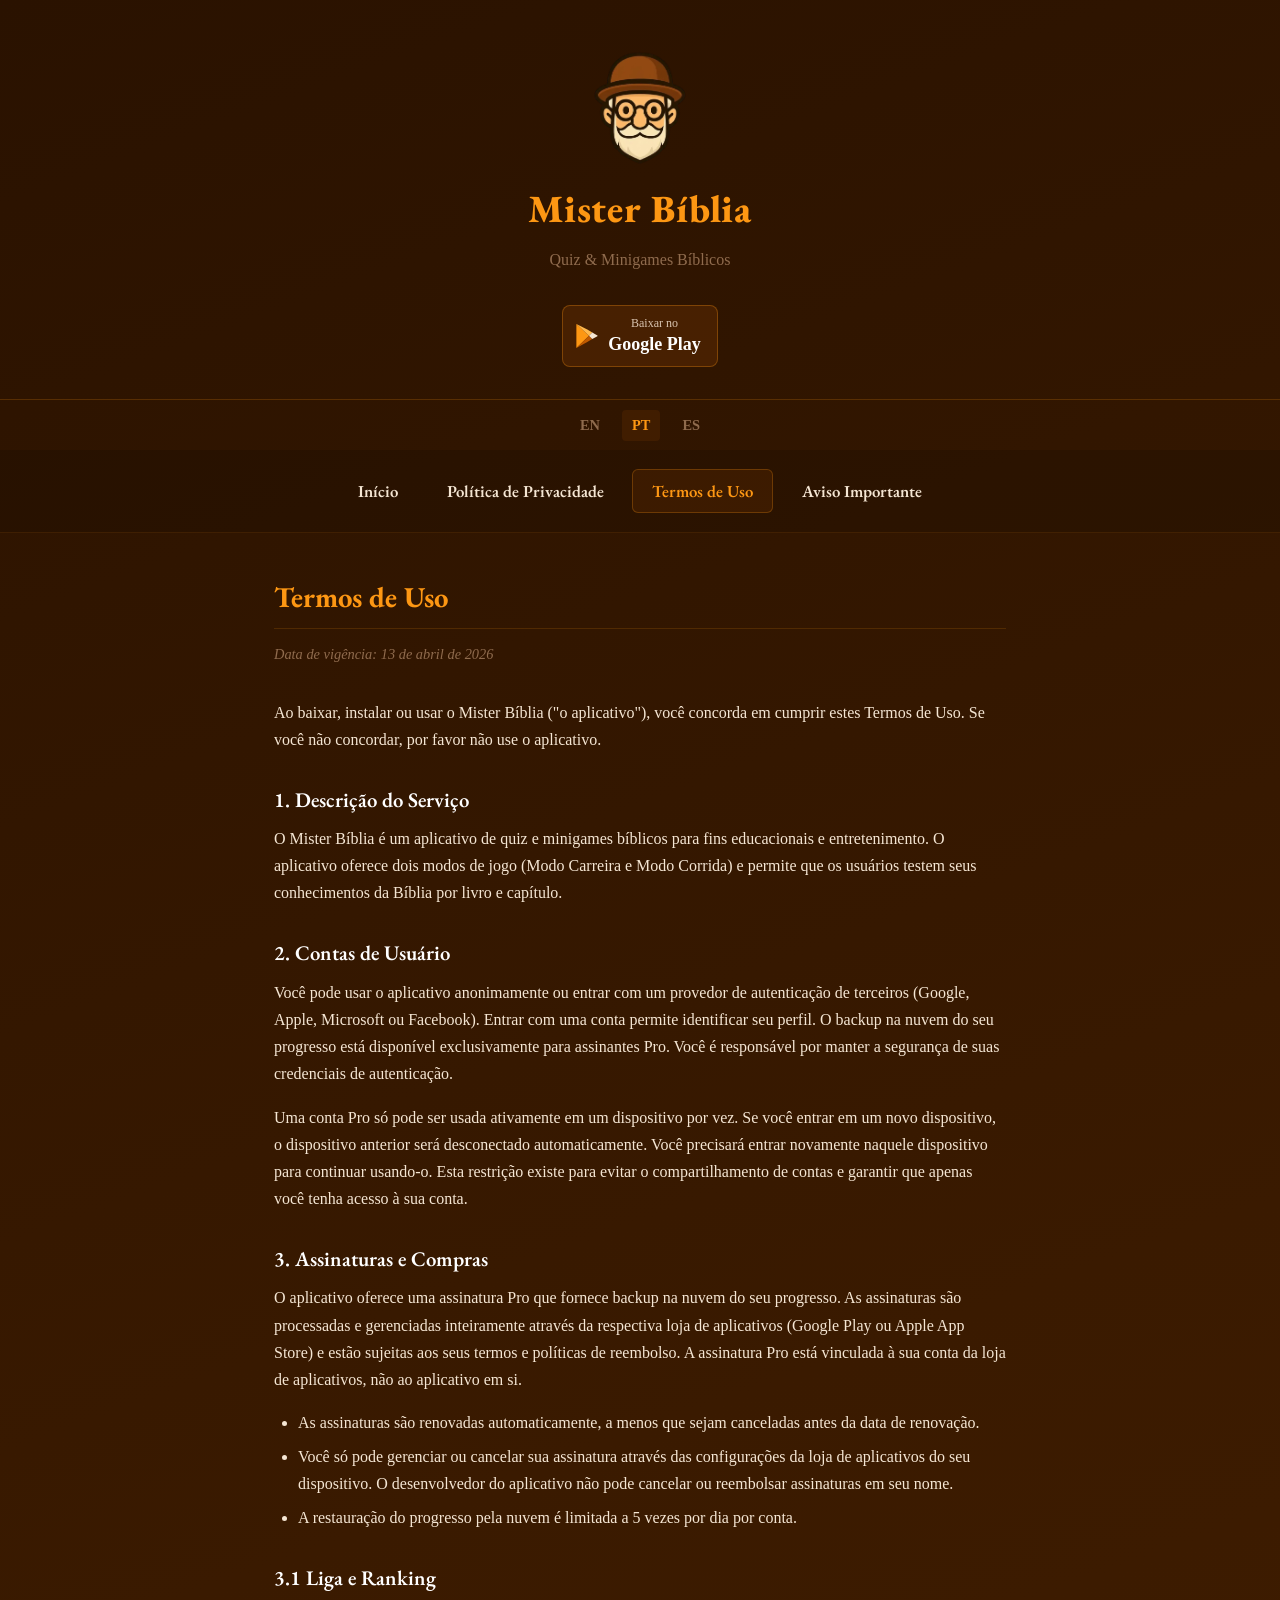
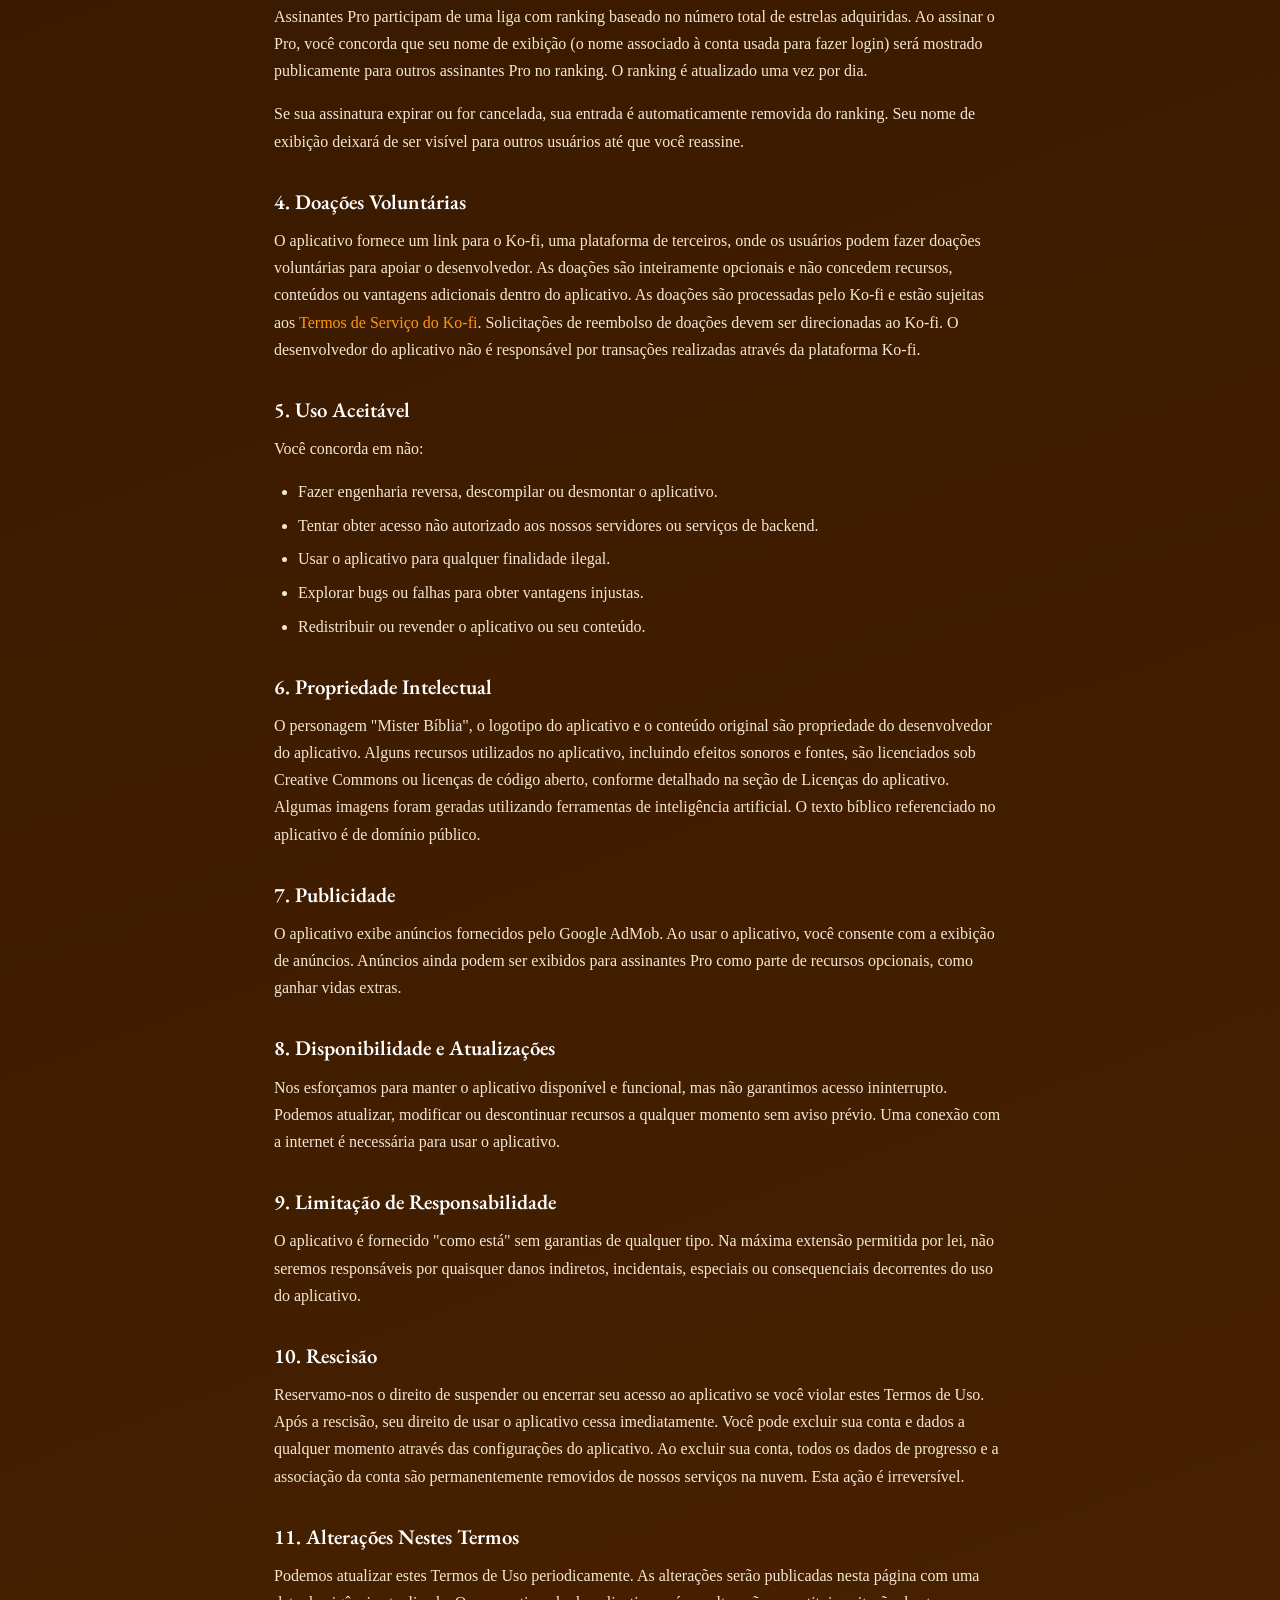
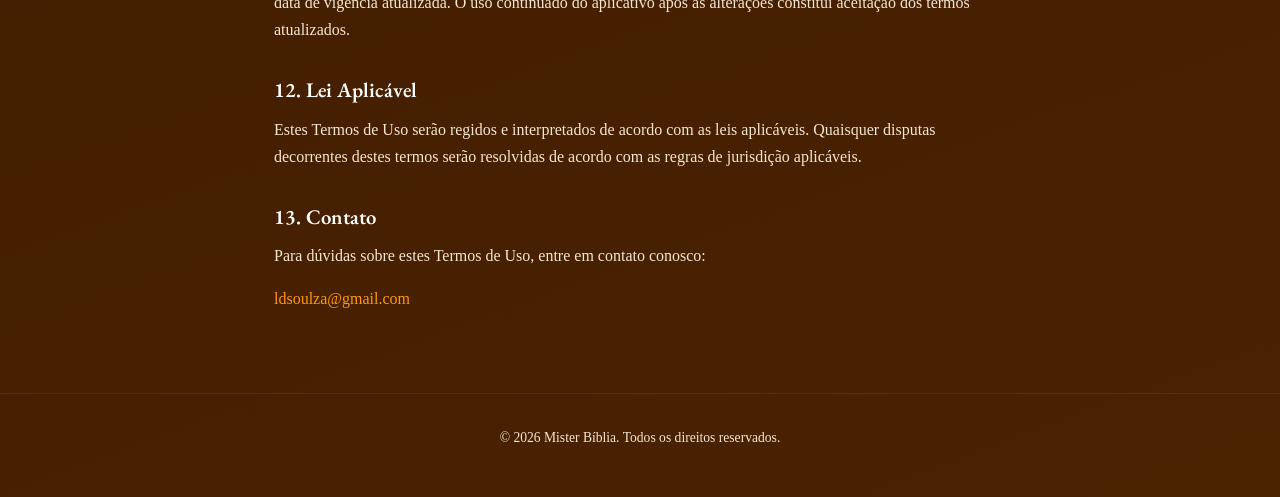
<file: pt/terms-of-service.html>
<!DOCTYPE html>
<html lang="pt-BR">

<head>
  <meta charset="UTF-8">
  <meta name="viewport" content="width=device-width, initial-scale=1.0">
  <title>Termos de Uso — Mister Bíblia</title>
  <link rel="stylesheet" href="../style.css">
  <link rel="icon" href="../assets/logo.webp">
</head>

<body>
  <header>
    <img src="../assets/logo.webp" alt="Mister Bíblia">
    <h1>Mister Bíblia</h1>
    <p>Quiz &amp; Minigames Bíblicos</p>
    <a href="https://play.google.com/store/apps/details?id=com.ldsoulza.misterbiblia" target="_blank"
      class="market-btn google-btn" role="button">
      <span class="market-button-subtitle">Baixar no</span>
      <span class="market-button-title">Google Play</span>
    </a>
  </header>
  <div class="lang-switcher">
    <a href="../terms-of-service.html">EN</a>
    <a href="terms-of-service.html" class="active-lang">PT</a>
    <a href="../es/terms-of-service.html">ES</a>
  </div>
  <nav>
    <a href="index.html">Início</a>
    <a href="privacy-policy.html">Política de Privacidade</a>
    <a href="terms-of-service.html" class="active">Termos de Uso</a>
    <a href="disclaimer.html">Aviso Importante</a>
  </nav>
  <main>
    <h2>Termos de Uso</h2>
    <p class="effective-date">Data de vigência: 13 de abril de 2026</p>

    <p>Ao baixar, instalar ou usar o Mister Bíblia ("o aplicativo"), você concorda em cumprir estes Termos de Uso. Se
      você não concordar, por favor não use o aplicativo.</p>

    <h3>1. Descrição do Serviço</h3>
    <p>O Mister Bíblia é um aplicativo de quiz e minigames bíblicos para fins educacionais e entretenimento. O
      aplicativo oferece dois modos de jogo (Modo Carreira e Modo Corrida) e permite que os usuários testem seus
      conhecimentos da Bíblia por livro e capítulo.</p>

    <h3>2. Contas de Usuário</h3>
    <p>Você pode usar o aplicativo anonimamente ou entrar com um provedor de autenticação de terceiros (Google, Apple,
      Microsoft ou Facebook). Entrar com uma conta permite identificar seu perfil. O backup na nuvem do seu progresso
      está disponível exclusivamente para assinantes Pro. Você é responsável por manter a segurança de suas credenciais
      de autenticação.</p>
    <p>Uma conta Pro só pode ser usada ativamente em um dispositivo por vez. Se você entrar em um novo dispositivo, o
      dispositivo anterior será desconectado automaticamente. Você precisará entrar novamente naquele dispositivo para
      continuar usando-o. Esta restrição existe para evitar o compartilhamento de contas e garantir que apenas você
      tenha acesso à sua conta.</p>

    <h3>3. Assinaturas e Compras</h3>
    <p>O aplicativo oferece uma assinatura Pro que fornece backup na nuvem do seu progresso. As assinaturas são
      processadas e gerenciadas inteiramente através da respectiva loja de aplicativos (Google Play ou Apple App Store)
      e estão sujeitas aos seus termos e políticas de reembolso. A assinatura Pro está vinculada à sua conta da loja de
      aplicativos, não ao aplicativo em si.</p>
    <ul>
      <li>As assinaturas são renovadas automaticamente, a menos que sejam canceladas antes da data de renovação.</li>
      <li>Você só pode gerenciar ou cancelar sua assinatura através das configurações da loja de aplicativos do seu
        dispositivo. O desenvolvedor do aplicativo não pode cancelar ou reembolsar assinaturas em seu nome.</li>
      <li>A restauração do progresso pela nuvem é limitada a 5 vezes por dia por conta.</li>
    </ul>

    <h3>3.1 Liga e Ranking</h3>
    <p>Assinantes Pro participam de uma liga com ranking baseado no número total de estrelas adquiridas. Ao assinar o
      Pro, você concorda que seu nome de exibição (o nome associado à conta usada para fazer login) será mostrado
      publicamente para outros assinantes Pro no ranking. O ranking é atualizado uma vez por dia.</p>
    <p>Se sua assinatura expirar ou for cancelada, sua entrada é automaticamente removida do ranking. Seu nome de
      exibição deixará de ser visível para outros usuários até que você reassine.</p>

    <h3>4. Doações Voluntárias</h3>
    <p>O aplicativo fornece um link para o Ko-fi, uma plataforma de terceiros, onde os usuários podem fazer doações
      voluntárias para apoiar o desenvolvedor. As doações são inteiramente opcionais e não concedem recursos, conteúdos
      ou vantagens adicionais dentro do aplicativo. As doações são processadas pelo Ko-fi e estão sujeitas aos <a
        href="https://ko-fi.com/home/terms" target="_blank" rel="noopener">Termos de Serviço do Ko-fi</a>. Solicitações
      de reembolso de doações devem ser direcionadas ao Ko-fi. O desenvolvedor do aplicativo não é responsável por
      transações realizadas através da plataforma Ko-fi.</p>

    <h3>5. Uso Aceitável</h3>
    <p>Você concorda em não:</p>
    <ul>
      <li>Fazer engenharia reversa, descompilar ou desmontar o aplicativo.</li>
      <li>Tentar obter acesso não autorizado aos nossos servidores ou serviços de backend.</li>
      <li>Usar o aplicativo para qualquer finalidade ilegal.</li>
      <li>Explorar bugs ou falhas para obter vantagens injustas.</li>
      <li>Redistribuir ou revender o aplicativo ou seu conteúdo.</li>
    </ul>

    <h3>6. Propriedade Intelectual</h3>
    <p>O personagem "Mister Bíblia", o logotipo do aplicativo e o conteúdo original são propriedade do desenvolvedor do
      aplicativo. Alguns recursos utilizados no aplicativo, incluindo efeitos sonoros e fontes, são licenciados sob
      Creative Commons ou licenças de código aberto, conforme detalhado na seção de Licenças do aplicativo. Algumas
      imagens foram geradas utilizando ferramentas de inteligência artificial. O texto bíblico referenciado no
      aplicativo é de domínio público.</p>

    <h3>7. Publicidade</h3>
    <p>O aplicativo exibe anúncios fornecidos pelo Google AdMob. Ao usar o aplicativo, você consente com a exibição de
      anúncios. Anúncios ainda podem ser exibidos para assinantes Pro como parte de recursos opcionais, como ganhar
      vidas extras.</p>

    <h3>8. Disponibilidade e Atualizações</h3>
    <p>Nos esforçamos para manter o aplicativo disponível e funcional, mas não garantimos acesso ininterrupto. Podemos
      atualizar, modificar ou descontinuar recursos a qualquer momento sem aviso prévio. Uma conexão com a internet é
      necessária para usar o aplicativo.</p>

    <h3>9. Limitação de Responsabilidade</h3>
    <p>O aplicativo é fornecido "como está" sem garantias de qualquer tipo. Na máxima extensão permitida por lei, não
      seremos responsáveis por quaisquer danos indiretos, incidentais, especiais ou consequenciais decorrentes do uso do
      aplicativo.</p>

    <h3>10. Rescisão</h3>
    <p>Reservamo-nos o direito de suspender ou encerrar seu acesso ao aplicativo se você violar estes Termos de Uso.
      Após a rescisão, seu direito de usar o aplicativo cessa imediatamente. Você pode excluir sua conta e dados a
      qualquer momento através das configurações do aplicativo. Ao excluir sua conta, todos os dados de progresso e a
      associação da conta são permanentemente removidos de nossos serviços na nuvem. Esta ação é irreversível.</p>

    <h3>11. Alterações Nestes Termos</h3>
    <p>Podemos atualizar estes Termos de Uso periodicamente. As alterações serão publicadas nesta página com uma data de
      vigência atualizada. O uso continuado do aplicativo após as alterações constitui aceitação dos termos atualizados.
    </p>

    <h3>12. Lei Aplicável</h3>
    <p>Estes Termos de Uso serão regidos e interpretados de acordo com as leis aplicáveis. Quaisquer disputas
      decorrentes destes termos serão resolvidas de acordo com as regras de jurisdição aplicáveis.</p>

    <h3>13. Contato</h3>
    <p>Para dúvidas sobre estes Termos de Uso, entre em contato conosco:</p>
    <p><a href="mailto:ldsoulza@gmail.com">ldsoulza@gmail.com</a></p>
  </main>
  <footer>
    <p>&copy; 2026 Mister Bíblia. Todos os direitos reservados.</p>
  </footer>
</body>

</html>
</file>
<file: style.css>
@import url('https://fonts.googleapis.com/css2?family=EB+Garamond:wght@400;600;700;900&display=swap');

:root {
  --brown: #602C02;
  --amber: #FD9713;
  --light-brown: #8F6B4D;
  --bg-dark: #3A1A00;
  --bg-card: rgba(96, 44, 2, 0.35);
  --text-light: #F5E6D3;
  --text-white: #FFFFFF;
}

* {
  margin: 0;
  padding: 0;
  box-sizing: border-box;
}

body {
  font-family: Georgia, 'Times New Roman', serif;
  background: linear-gradient(160deg, #2A1200 0%, var(--bg-dark) 40%, #4A2200 100%);
  color: var(--text-light);
  min-height: 100vh;
  line-height: 1.7;
  font-size: 16px;
}

header {
  text-align: center;
  padding: 3rem 1rem 2rem;
  border-bottom: 1px solid rgba(253, 151, 19, 0.2);
}

header img {
  /* width: 120px; */
  height: 120px;
  /* margin-bottom: 1rem; */
}

header h1 {
  font-family: 'EB Garamond', Georgia, serif;
  font-weight: 900;
  font-size: 2.4rem;
  color: var(--amber);
  letter-spacing: 0.02em;
}

header p {
  color: var(--light-brown);
  margin-top: 0.3rem;
  font-size: 1rem;
}

.market-btn {
  display: inline-block;
  margin-top: 1rem;
  padding: 0.4rem 1rem;
  padding-left: 2.8125rem;
  border-radius: 8px;
  border: 1px solid rgba(253, 151, 19, 0.3);
  background-color: rgba(96, 44, 2, 0.5);
  background-position: center left 0.75rem;
  background-size: 1.5rem 1.5rem;
  background-repeat: no-repeat;
  text-decoration: none;
  transition: border-color 0.25s ease-in-out, background-color 0.25s ease-in-out;
}

.market-btn .market-button-title {
  display: block;
  color: var(--text-white);
  font-size: 1.125rem;
  font-weight: 600;
}

.market-btn .market-button-subtitle {
  display: block;
  margin-bottom: -0.25rem;
  color: #D9C4B0;
  font-size: 0.75rem;
}

.market-btn:hover {
  background-color: rgba(96, 44, 2, 0.8);
  border-color: var(--amber);
  text-decoration: none;
  opacity: 1;
}

.google-btn {
  background-image: url([data-uri]);
}

nav {
  text-align: center;
  padding: 1.2rem 1rem;
  background: rgba(0, 0, 0, 0.15);
  border-bottom: 1px solid rgba(253, 151, 19, 0.1);
  display: flex;
  justify-content: center;
  flex-wrap: wrap;
  gap: 0.5rem;
}

nav a {
  color: var(--text-light);
  text-decoration: none;
  font-family: 'EB Garamond', Georgia, serif;
  font-weight: 600;
  font-size: 1.05rem;
  padding: 0.4rem 1.2rem;
  border-radius: 6px;
  transition: all 0.25s ease;
  border: 1px solid transparent;
}

nav a:hover,
nav a.active {
  color: var(--amber);
  background: var(--bg-card);
  border-color: rgba(253, 151, 19, 0.25);
}

main {
  max-width: 780px;
  margin: 0 auto;
  padding: 2.5rem 1.5rem 4rem;
}

h2 {
  font-family: 'EB Garamond', Georgia, serif;
  font-weight: 700;
  font-size: 1.8rem;
  color: var(--amber);
  margin-top: 2.5rem;
  margin-bottom: 0.8rem;
  padding-bottom: 0.4rem;
  border-bottom: 1px solid rgba(253, 151, 19, 0.15);
}

h2:first-child {
  margin-top: 0;
}

h3 {
  font-family: 'EB Garamond', Georgia, serif;
  font-weight: 600;
  font-size: 1.3rem;
  color: var(--text-white);
  margin-top: 1.8rem;
  margin-bottom: 0.5rem;
}

p {
  margin-bottom: 1rem;
  color: var(--text-light);
}

ul,
ol {
  margin: 0.5rem 0 1rem 1.5rem;
}

li {
  margin-bottom: 0.4rem;
}

a {
  color: var(--amber);
  text-decoration: none;
  transition: opacity 0.2s;
}

a:hover {
  opacity: 0.8;
  text-decoration: underline;
}

.card-grid {
  display: grid;
  grid-template-columns: repeat(auto-fit, minmax(220px, 1fr));
  gap: 1.2rem;
  margin-top: 2rem;
}

.card {
  background: var(--bg-card);
  border: 1px solid rgba(253, 151, 19, 0.15);
  border-radius: 10px;
  padding: 1.8rem 1.5rem;
  text-align: center;
  transition: all 0.3s ease;
  text-decoration: none;
  display: block;
}

.card:hover {
  transform: translateY(-3px);
  border-color: rgba(253, 151, 19, 0.4);
  box-shadow: 0 8px 30px rgba(0, 0, 0, 0.3);
  text-decoration: none;
}

.card h3 {
  color: var(--amber);
  margin: 0 0 0.5rem;
  font-size: 1.25rem;
}

.card p {
  color: var(--light-brown);
  font-size: 0.9rem;
  margin: 0;
}

.effective-date {
  color: var(--light-brown);
  font-size: 0.9rem;
  font-style: italic;
  margin-bottom: 2rem;
}

.lang-switcher {
  text-align: center;
  padding: 0.6rem 1rem;
  display: flex;
  justify-content: center;
  gap: 0.8rem;
}

.lang-switcher a {
  color: var(--light-brown);
  text-decoration: none;
  font-size: 0.9rem;
  font-weight: 600;
  padding: 0.2rem 0.6rem;
  border-radius: 4px;
  transition: all 0.2s ease;
}

.lang-switcher a:hover {
  color: var(--amber);
  text-decoration: none;
  opacity: 1;
}

.lang-switcher a.active-lang {
  color: var(--amber);
  background: var(--bg-card);
}

footer {
  text-align: center;
  padding: 2rem 1rem;
  border-top: 1px solid rgba(253, 151, 19, 0.1);
  color: var(--light-brown);
  font-size: 0.85rem;
}

@media (max-width: 600px) {
  header h1 {
    font-size: 1.8rem;
  }

  main {
    padding: 1.5rem 1rem 3rem;
  }

  nav a {
    font-size: 0.95rem;
    padding: 0.35rem 0.8rem;
  }

  .card-grid {
    grid-template-columns: 1fr;
  }
}
</file>
